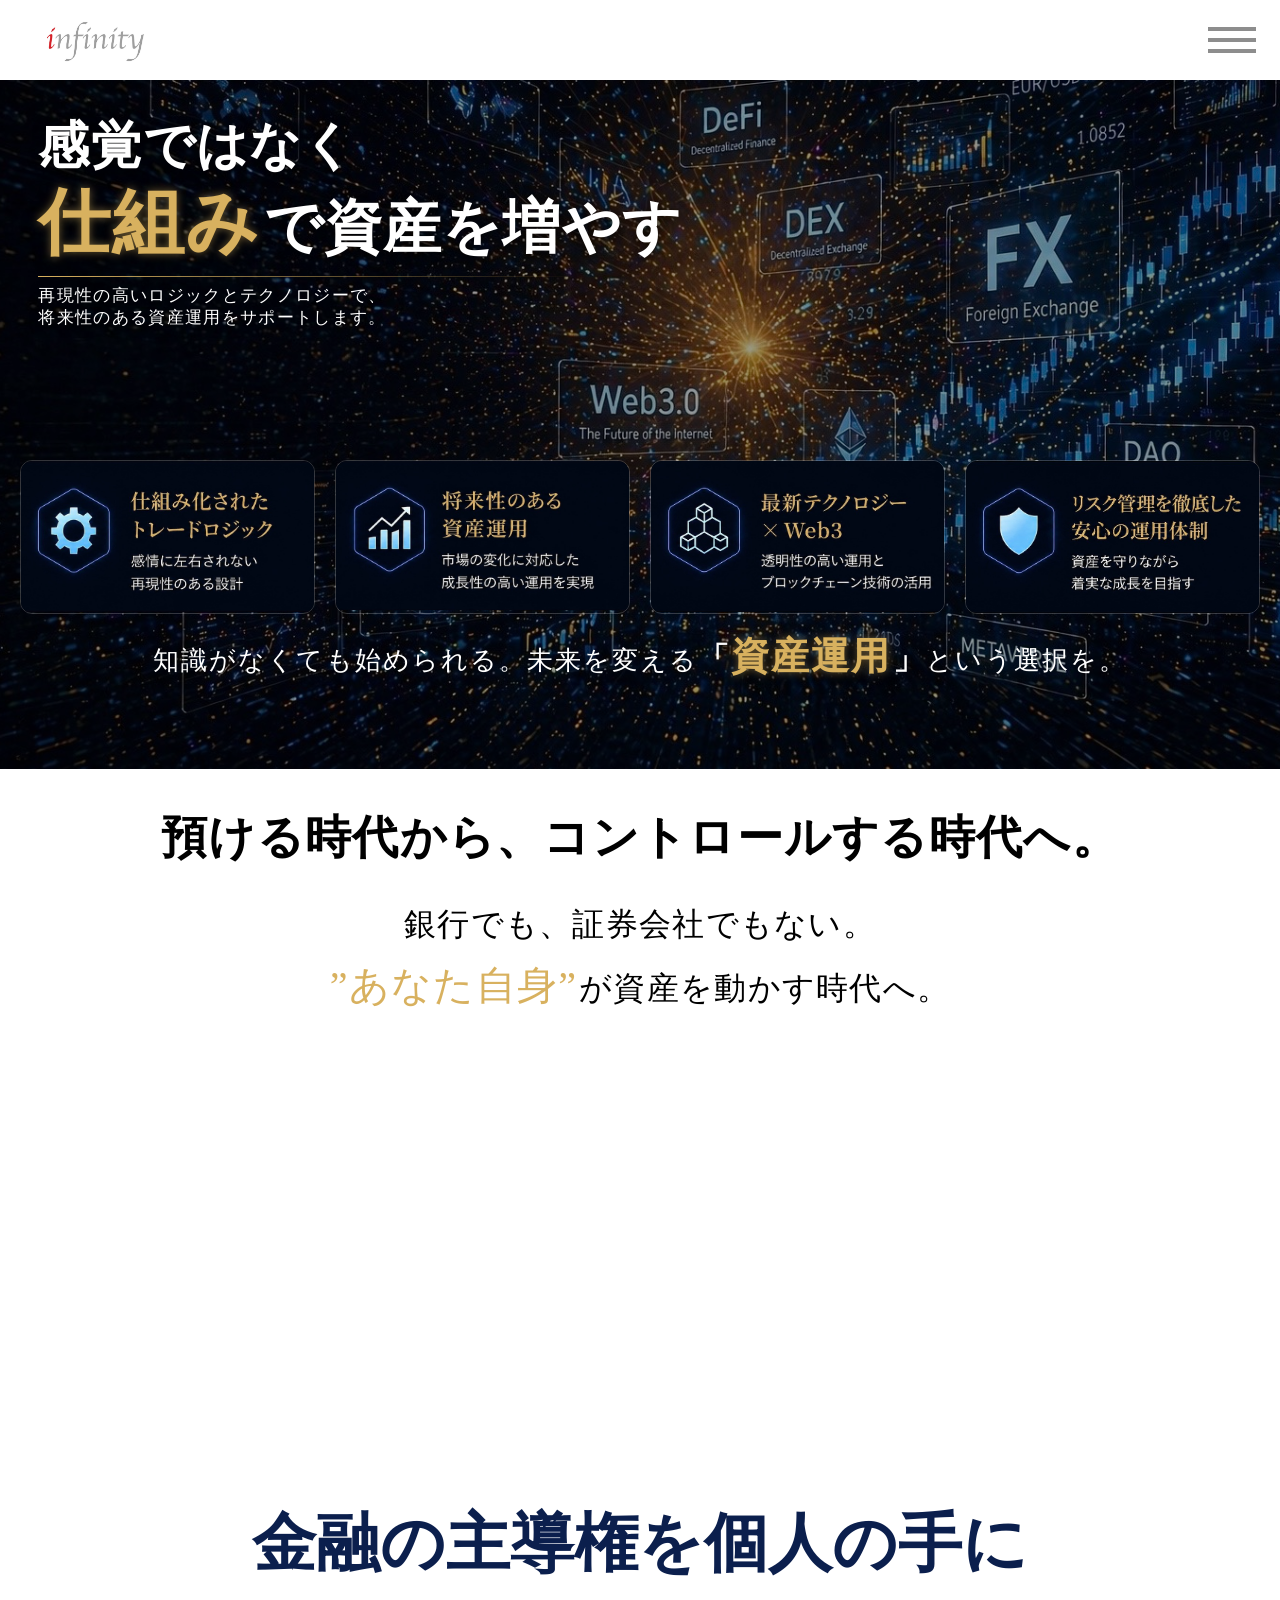
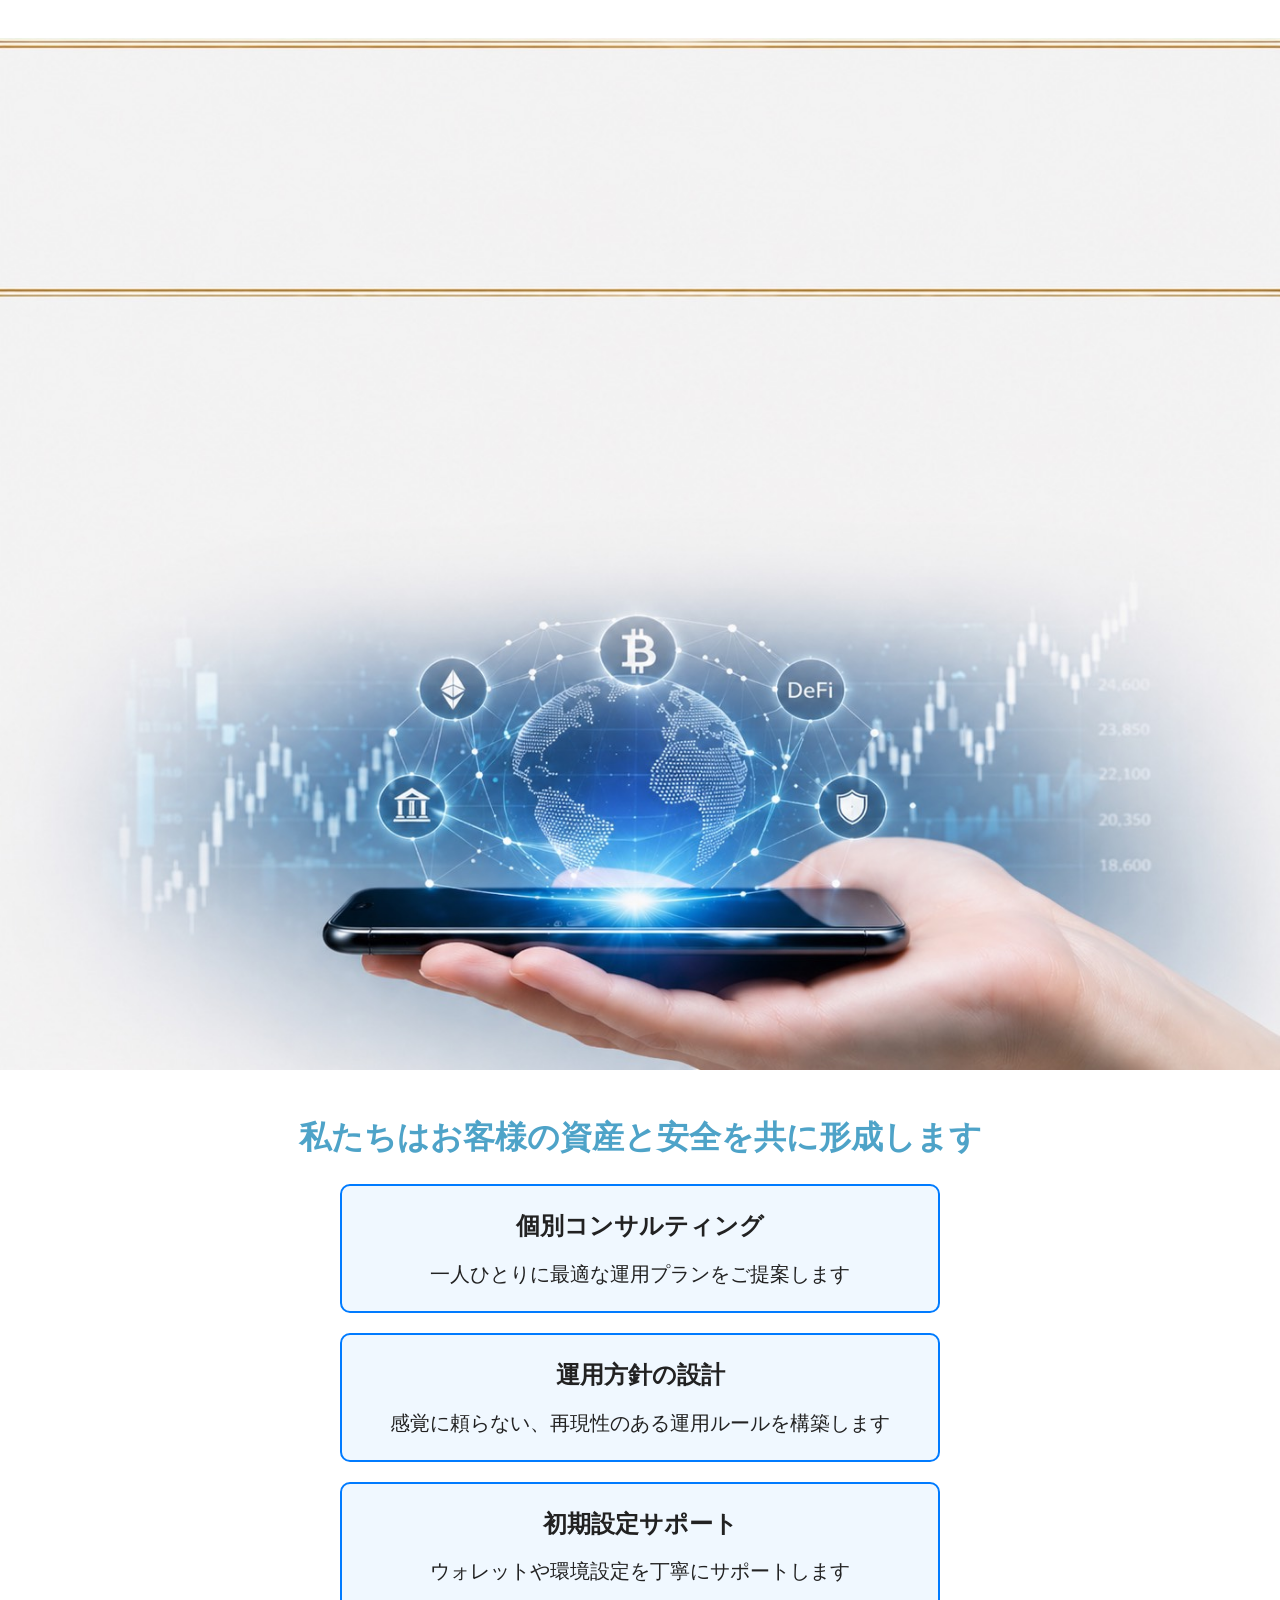
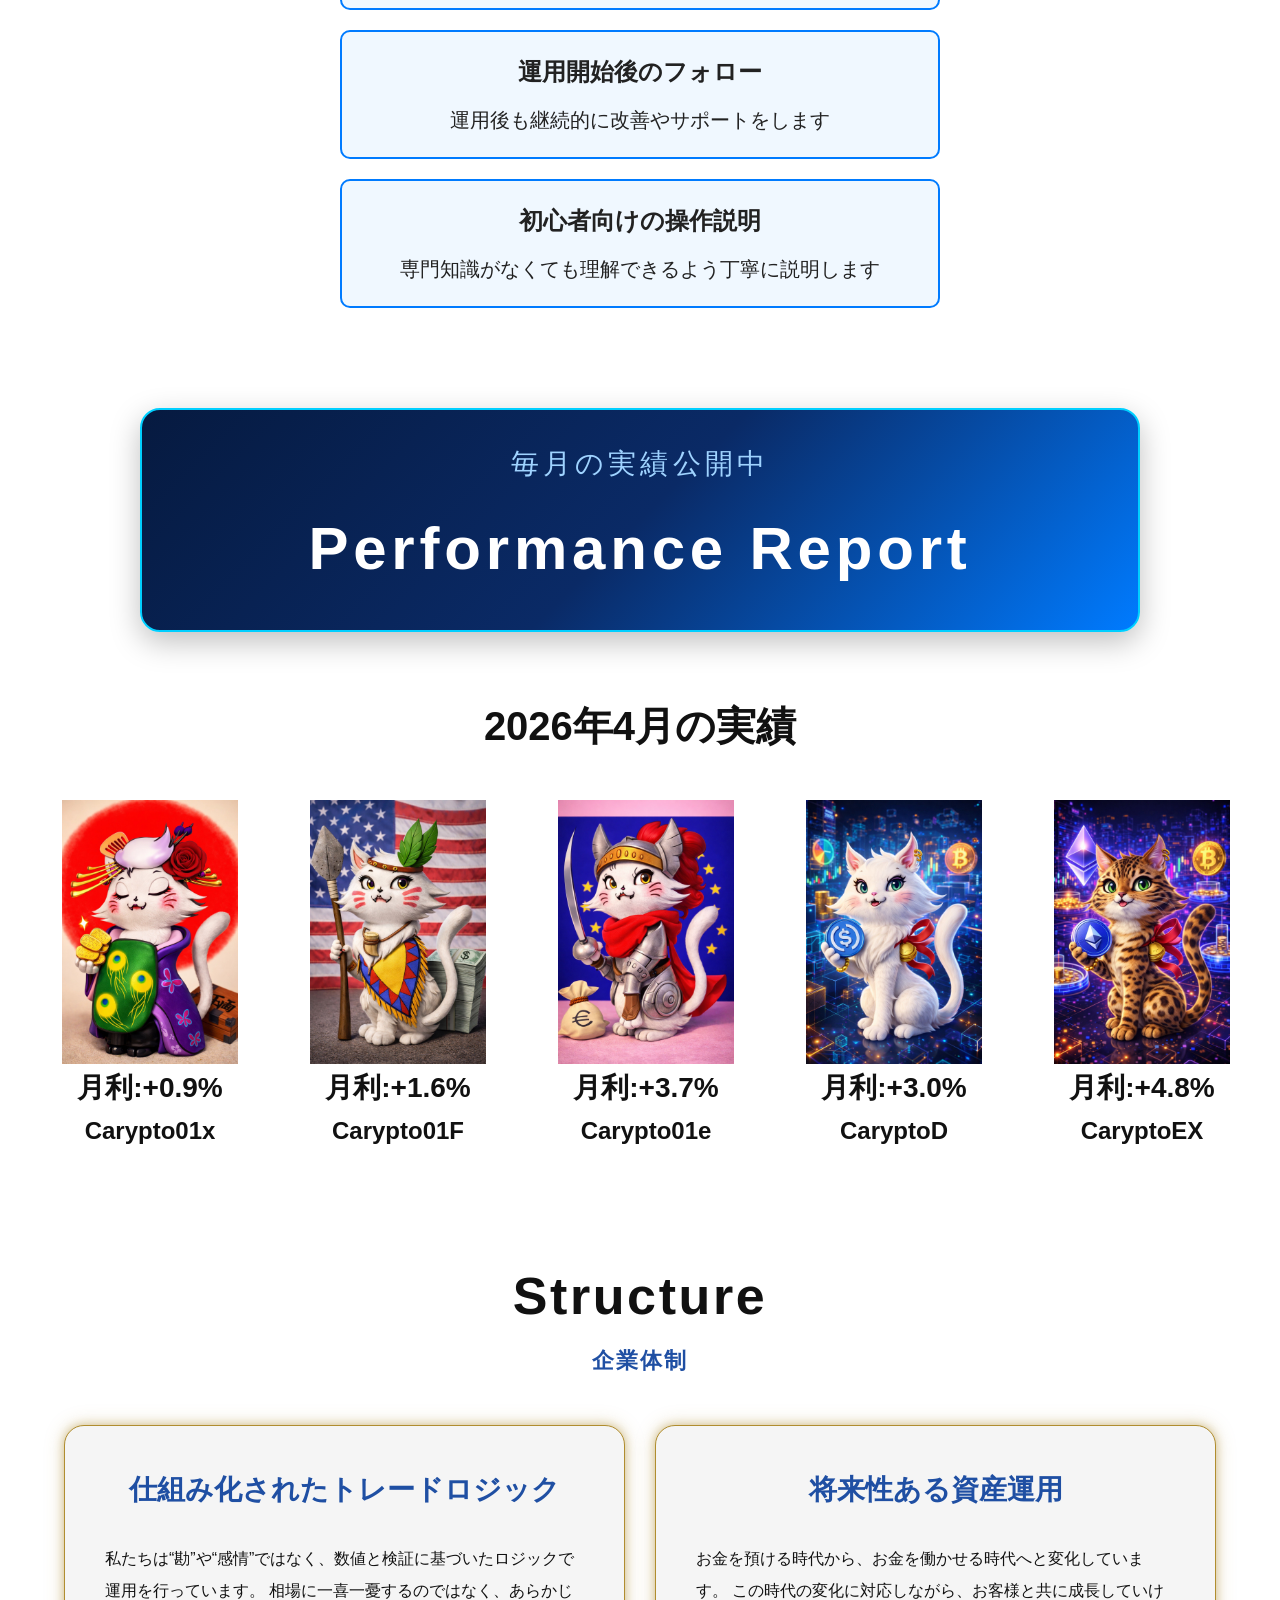
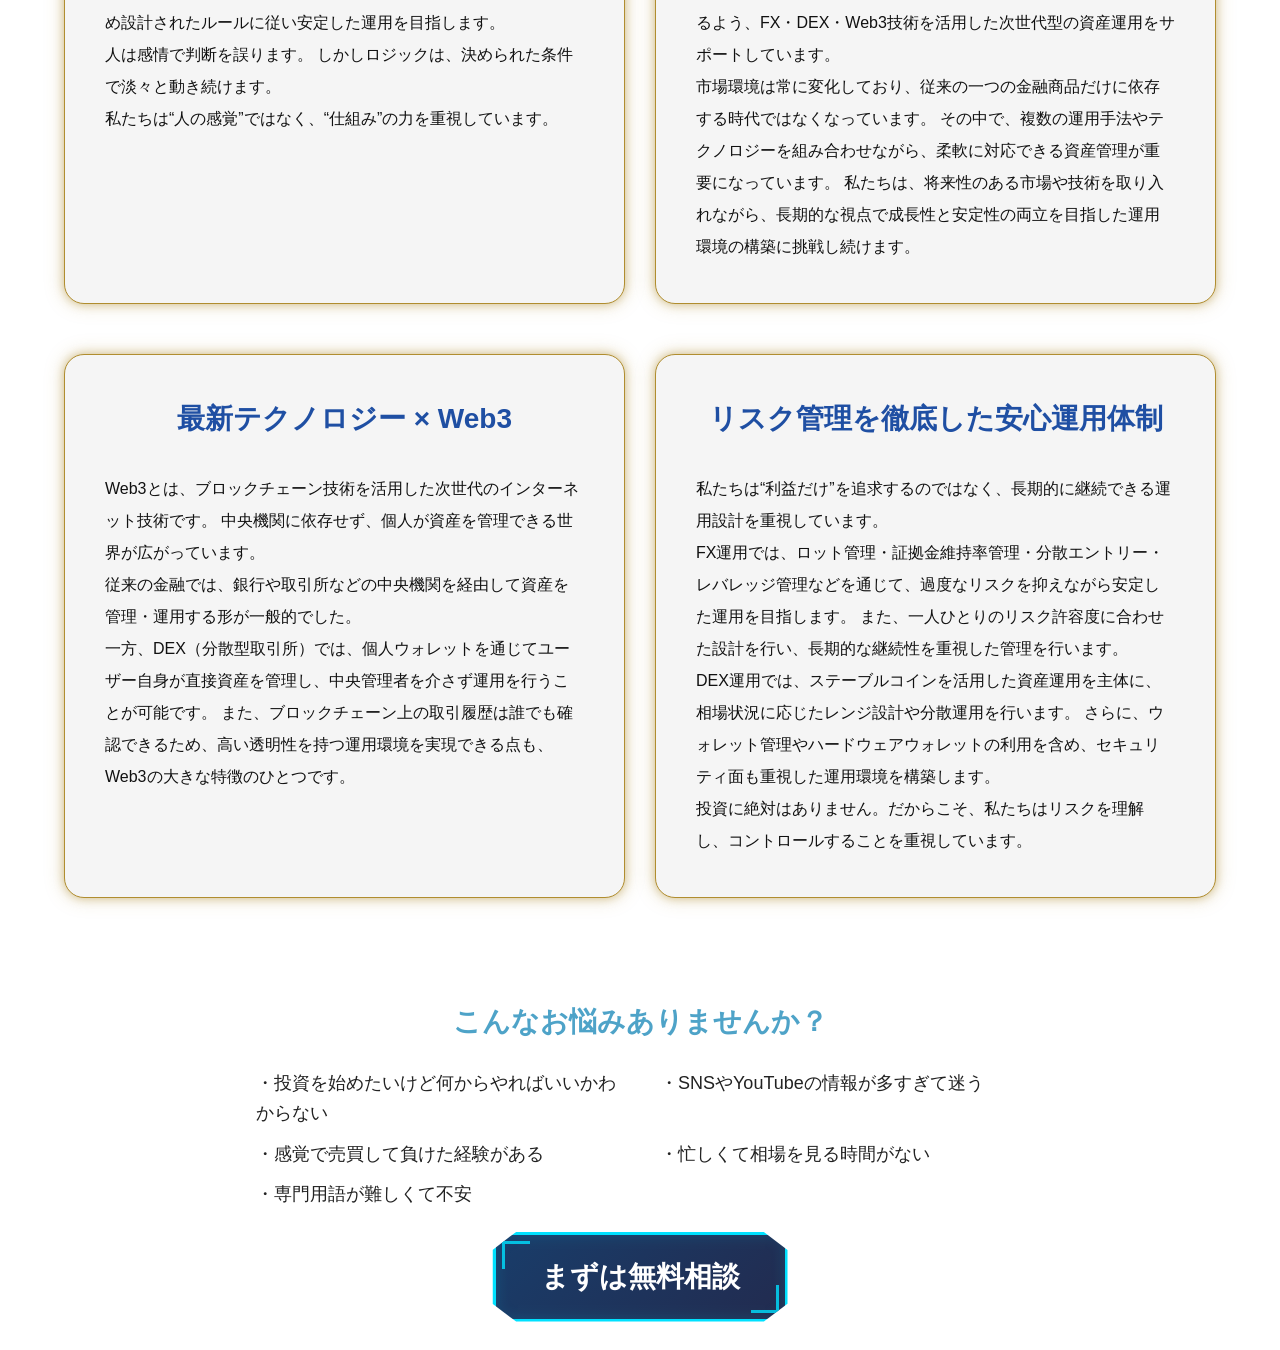
<file: index.html>
﻿<!DOCTYPE html>
<html lang="ja">
<head>
  <meta charset="UTF-8">
  <meta name="viewport" content="width=device-width, initial-scale=1.0">
  <title>INFINITY | TOP</title>
  <link rel="stylesheet" href="css/style.css">
</head>
<body class="top-page">

<!-- ===================== -->
<!-- ヘッダー -->
<!-- ===================== -->
<header class="law-header">
  <div class="law-header-inner">

    <div class="logo">
      <a href="index.html">
        <img src="images/logo.jpg" alt="INFINITY">
      </a>
    </div>

    <button class="law-menu-toggle" id="menuToggle" aria-label="メニューを開く">
      <span></span>
      <span></span>
      <span></span>
    </button>

    <nav class="law-nav" id="nav">
      <ul>
        <li><a href="index.html">TOP</a></li>
        <li><a href="company.html">会社概要</a></li>
        <li><a href="carypto.html">運用実績</a></li>
        <li><a href="news.html">News</a></li>
        <li><a href="contact.html">お問い合わせ</a></li>
        <li><a href="law.html">特商法表記</a></li>
      </ul>
    </nav>

  </div>
</header>

<!-- ===================== -->
<!-- TOP画像 -->
<!-- ===================== -->
<section class="top-hero-1">

  <div class="hero-copy">
    <h1>
      <span class="hero-line1">感覚ではなく</span>
      <span class="hero-line2">
        <span class="gold">仕組み</span>で資産を増やす
      </span>
    </h1>

    <div class="hero-border"></div>

    <p>
      再現性の高いロジックとテクノロジーで、<br>
      将来性のある資産運用をサポートします。
    </p>
  </div>

    <!-- 4ボックス -->
<div class="hero-boxes">

  <a href="#service1" class="hero-box">
    <img src="images/box1.jpg" alt="">
  </a>

  <a href="#service2" class="hero-box">
    <img src="images/box2.jpg" alt="">
  </a>

  <a href="#service3" class="hero-box">
    <img src="images/box3.jpg" alt="">
  </a>

  <a href="#service4" class="hero-box">
    <img src="images/box4.jpg" alt="">
  </a>

</div>

<p class="hero-subtext">
  知識がなくても始められる。<br class="sp-only">未来を変える<span class="big">「<span class="gold">資産運用</span>」</span>という選択を。
</p>

</section>


<!-- 次のセクション -->
<section class="top-hero-2">

  <!-- MP4 -->
<video
  class="hero-video"
  autoplay
  muted
  loop
  playsinline
>
  <source src="images/effect.mp4" type="video/mp4">
</video>

  <!-- 文字 -->
  <div class="hero-text-2">

    <p class="hero-subtext-2">
      預ける時代から、コントロールする時代へ。
    </p>

    <p class="hero-small-text">
      銀行でも、証券会社でもない。<br>
      <span class="gold">”あなた自身”</span>が資産を動かす時代へ。
    </p>

  </div>

</section>

<!-- ===================== -->
<!-- ビジョン -->
<!-- ===================== -->
<section class="section vision slide-up">
  <h2>金融の主導権を個人の手に</h2>
</section>

<!-- 上の画像 -->
<section class="top-image slide-up">
  <img src="images/top-main-2.jpg" alt="">
</section>


<!-- ===================== -->
<!-- 強調 -->
<!-- ===================== -->
<section class="section highlight">
  <h3>私たちはお客様の資産と安全を共に形成します</h3>
</section>

<!-- ===================== -->
<!-- サービス -->
<!-- ===================== -->
<section class="section services">

  <div class="service-card slide-right">
    <h4>個別コンサルティング</h4>
    <p>一人ひとりに最適な運用プランをご提案します</p>
  </div>

  <div class="service-card slide-left">
    <h4>運用方針の設計</h4>
    <p>感覚に頼らない、再現性のある運用ルールを構築します</p>
  </div>

  <div class="service-card slide-right">
    <h4>初期設定サポート</h4>
    <p>ウォレットや環境設定を丁寧にサポートします</p>
  </div>

  <div class="service-card slide-left">
    <h4>運用開始後のフォロー</h4>
    <p>運用後も継続的に改善やサポートをします</p>
  </div>

  <div class="service-card slide-right">
    <h4>初心者向けの操作説明</h4>
    <p>専門知識がなくても理解できるよう丁寧に説明します</p>
  </div>

</section>

<!-- ===================== -->
<!-- 実績 -->
<!-- ===================== -->
<a href="carypto.html" class="results-banner">
  <span class="results-small">毎月の実績公開中</span>
  <span class="results-main">Performance Report</span>
</a>

<section class="carypto-month">
  <h2 class="carypto-month-title">2026年4月の実績</h2>

  <div class="carypto-slider">

    <div class="carypto-track">

      <article class="carypto-card">
        <img src="images/carypto-item-1.jpg" alt="WBTC WETH">
        <p class="carypto-rate">月利:+0.9%</p>
        <p class="carypto-type">Carypto01x</p>
      </article>

      <article class="carypto-card">
        <img src="images/carypto-item-2.jpg" alt="WETH USDC">
        <p class="carypto-rate">月利:+1.6%</p>
        <p class="carypto-type">Carypto01F</p>
      </article>

      <article class="carypto-card">
        <img src="images/carypto-item-3.jpg" alt="WBTC WETH">
        <p class="carypto-rate">月利:+3.7%</p>
        <p class="carypto-type">Carypto01e</p>
      </article>

      <article class="carypto-card">
        <img src="images/carypto-item-4.jpg" alt="WETH USDC">
        <p class="carypto-rate">月利:+3.0%</p>
        <p class="carypto-type">CaryptoD</p>
      </article>

      <article class="carypto-card">
        <img src="images/carypto-item-5.jpg" alt="WBTC WETH">
        <p class="carypto-rate">月利:+4.8%</p>
        <p class="carypto-type">CaryptoEX</p>
      </article>

<!-- 最後に追加 -->
      <article class="carypto-card">
        <img src="images/carypto-item-1.jpg" alt="WBTC WETH">
        <p class="carypto-rate">月利:+0.9%</p>
        <p class="carypto-type">Carypto01x</p>
      </article>

      <article class="carypto-card">
        <img src="images/carypto-item-2.jpg" alt="WETH USDC">
        <p class="carypto-rate">月利:+1.6%</p>
        <p class="carypto-type">Carypto01F</p>
      </article>

      <article class="carypto-card">
        <img src="images/carypto-item-3.jpg" alt="WBTC WETH">
        <p class="carypto-rate">月利:+3.7%</p>
        <p class="carypto-type">Carypto01e</p>
      </article>

      <article class="carypto-card">
        <img src="images/carypto-item-4.jpg" alt="WETH USDC">
        <p class="carypto-rate">月利:+3.0%</p>
        <p class="carypto-type">CaryptoD</p>
      </article>

      <article class="carypto-card">
        <img src="images/carypto-item-5.jpg" alt="WBTC WETH">
        <p class="carypto-rate">月利:+4.8%</p>
        <p class="carypto-type">CaryptoEX</p>
      </article>

      <article class="carypto-card">
        <img src="images/carypto-item-1.jpg" alt="WBTC WETH">
        <p class="carypto-rate">月利:+0.9%</p>
        <p class="carypto-type">Carypto01x</p>
      </article>

    </div>

  </div>
</section>

<section class="structure-section">

    <h2>Structure</h2>

    <p class="structure-sub">
      企業体制
    </p>

  <div class="structure-box">

    <div id="service1">

      <p class="structure-title">
        仕組み化されたトレードロジック
      </p>

      <p class="structure-text">
        私たちは“勘”や“感情”ではなく、数値と検証に基づいたロジックで運用を行っています。
        相場に一喜一憂するのではなく、あらかじめ設計されたルールに従い安定した運用を目指します。<br>

        人は感情で判断を誤ります。
        しかしロジックは、決められた条件で淡々と動き続けます。<br>

        私たちは“人の感覚”ではなく、“仕組み”の力を重視しています。
      </p>

    </div>

    <div id="service2">

      <p class="structure-title">
        将来性ある資産運用
      </p>

      <p class="structure-text">
        お金を預ける時代から、お金を働かせる時代へと変化しています。
        この時代の変化に対応しながら、お客様と共に成長していけるよう、FX・DEX・Web3技術を活用した次世代型の資産運用をサポートしています。<br>

        市場環境は常に変化しており、従来の一つの金融商品だけに依存する時代ではなくなっています。
        その中で、複数の運用手法やテクノロジーを組み合わせながら、柔軟に対応できる資産管理が重要になっています。

        私たちは、将来性のある市場や技術を取り入れながら、長期的な視点で成長性と安定性の両立を目指した運用環境の構築に挑戦し続けます。
      </p>

    </div>

    <div id="service3">

      <p class="structure-title">
        最新テクノロジー × Web3
      </p>

      <p class="structure-text">
        Web3とは、ブロックチェーン技術を活用した次世代のインターネット技術です。
        中央機関に依存せず、個人が資産を管理できる世界が広がっています。<br>
       
        従来の金融では、銀行や取引所などの中央機関を経由して資産を管理・運用する形が一般的でした。<br>

        一方、DEX（分散型取引所）では、個人ウォレットを通じてユーザー自身が直接資産を管理し、中央管理者を介さず運用を行うことが可能です。
        また、ブロックチェーン上の取引履歴は誰でも確認できるため、高い透明性を持つ運用環境を実現できる点も、Web3の大きな特徴のひとつです。
      </p>

    </div>

    <div id="service4">

      <p class="structure-title">
        リスク管理を徹底した安心運用体制
      </p>

      <p class="structure-text">
        私たちは“利益だけ”を追求するのではなく、長期的に継続できる運用設計を重視しています。<br>

        FX運用では、ロット管理・証拠金維持率管理・分散エントリー・レバレッジ管理などを通じて、過度なリスクを抑えながら安定した運用を目指します。
        また、一人ひとりのリスク許容度に合わせた設計を行い、長期的な継続性を重視した管理を行います。<br>

        DEX運用では、ステーブルコインを活用した資産運用を主体に、相場状況に応じたレンジ設計や分散運用を行います。
        さらに、ウォレット管理やハードウェアウォレットの利用を含め、セキュリティ面も重視した運用環境を構築します。<br>

        投資に絶対はありません。だからこそ、私たちはリスクを理解し、コントロールすることを重視しています。
      </p>

    </div>

  </div>

</section>

<!-- ===================== -->
<!-- 悩み -->
<!-- ===================== -->
<section class="section problems">
  <h3>こんなお悩みありませんか？</h3>

  <ul>
    <li>・投資を始めたいけど何からやればいいかわからない</li>
    <li>・SNSやYouTubeの情報が多すぎて迷う</li>
    <li>・感覚で売買して負けた経験がある</li>
    <li>・忙しくて相場を見る時間がない</li>
    <li>・専門用語が難しくて不安</li>
  </ul>
</section>

<!-- ===================== -->
<!-- CTA -->
<!-- ===================== -->
<section class="section cta">
  <a href="contact.html" class="btn">まずは無料相談</a>
</section>


  <script src="js/main.js"></script>
</body>
</html>
</file>
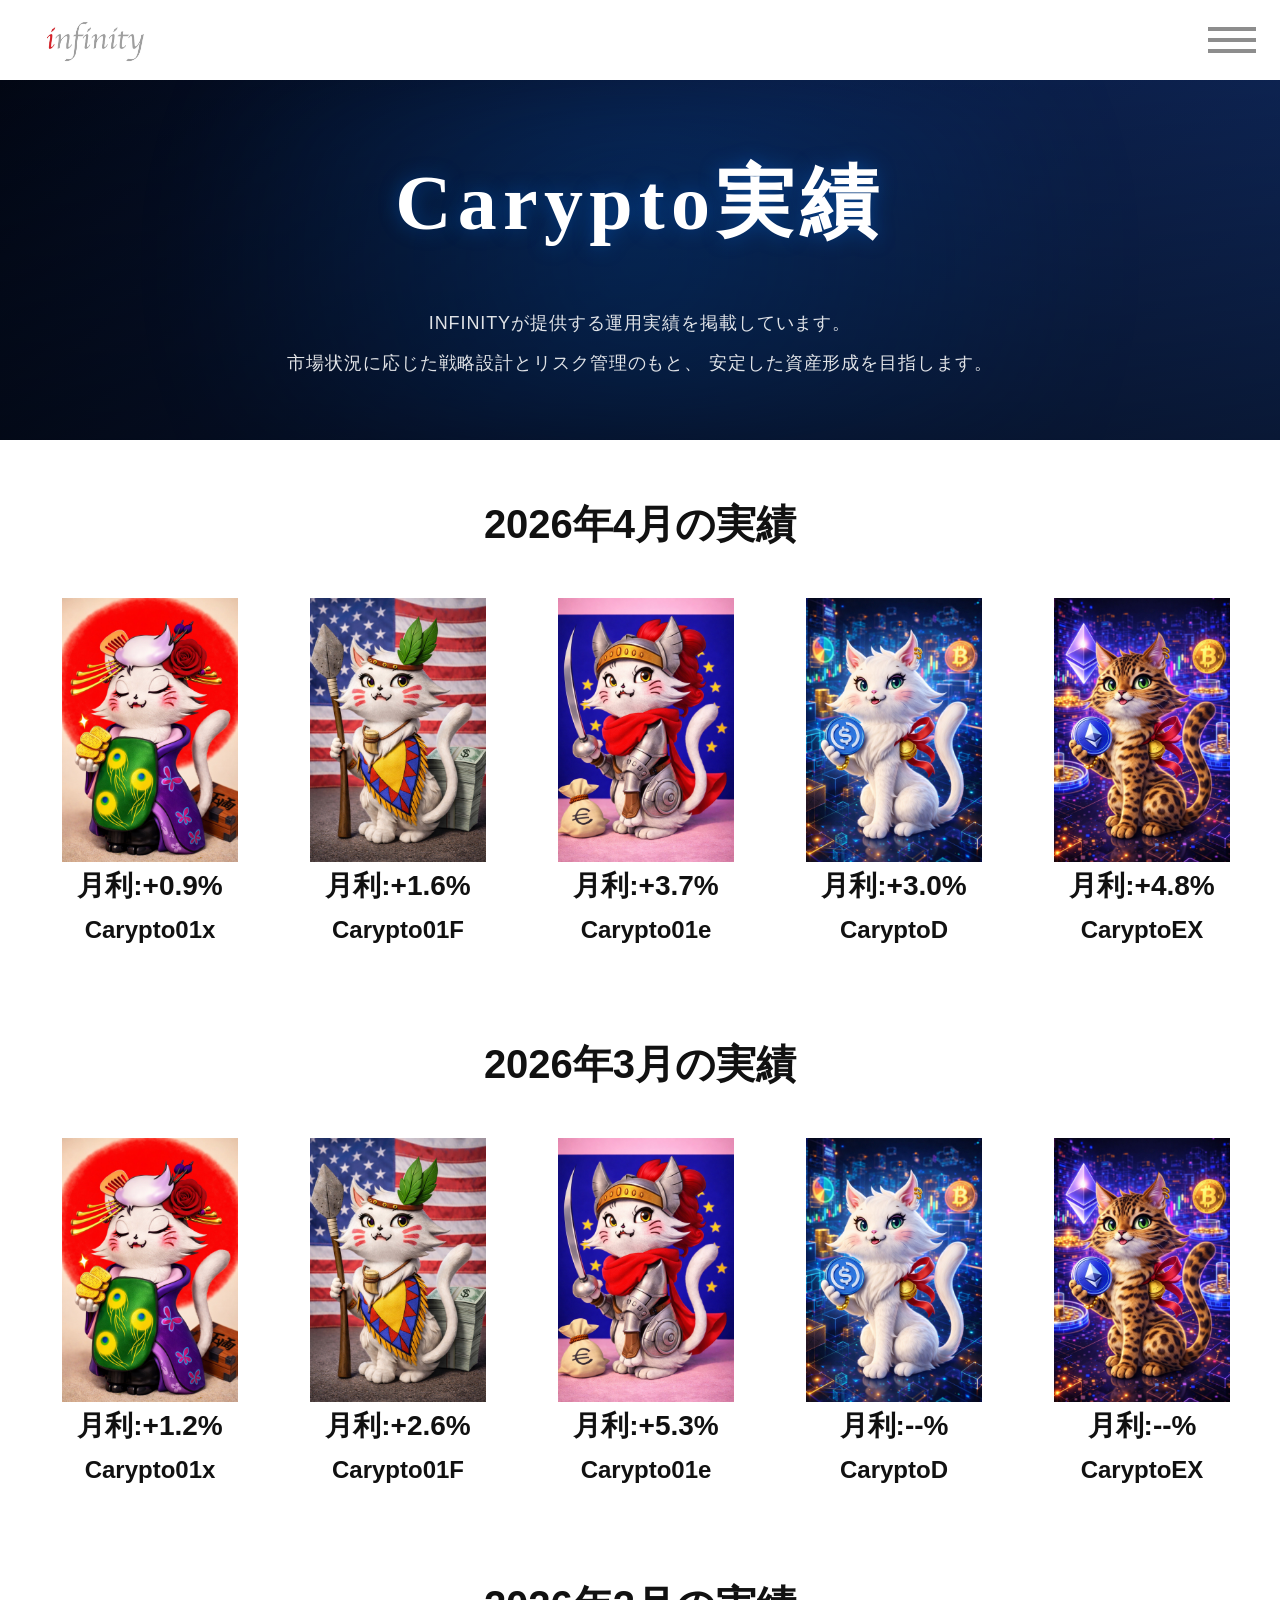
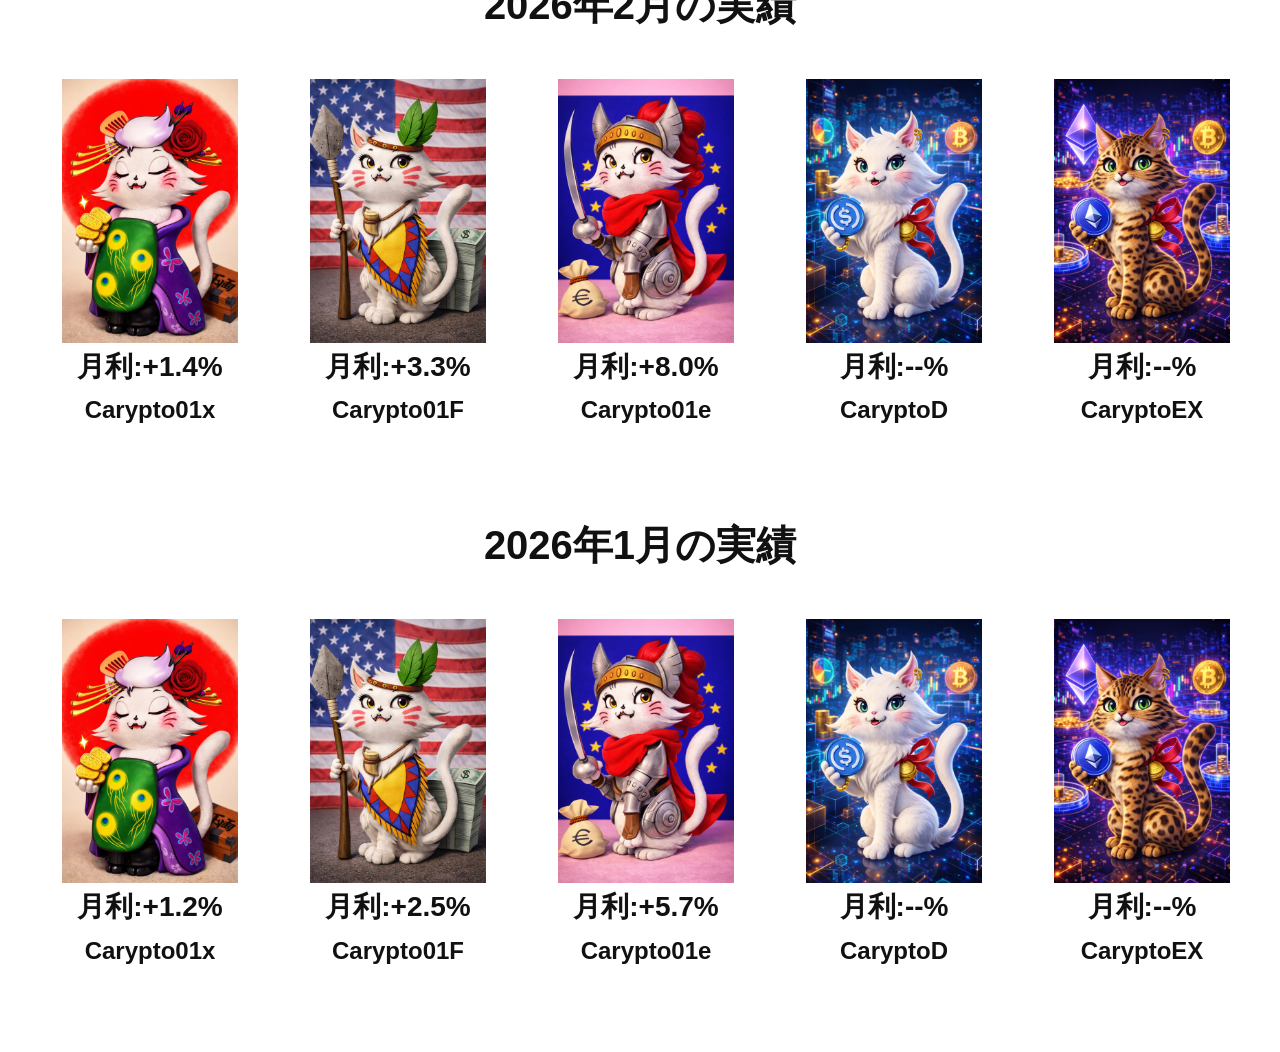
<file: carypto.html>
﻿<!DOCTYPE html>
<html lang="ja">
<head>
  <meta charset="UTF-8">
  <meta name="viewport" content="width=device-width, initial-scale=1.0">
  <title>運用実績 | INFINITY</title>
  <link rel="stylesheet" href="css/style.css">
</head>
<body class="carypto-page">

<header class="law-header">
  <div class="law-header-inner">

    <div class="logo">
      <a href="index.html">
        <img src="images/logo.jpg" alt="INFINITY">
      </a>
    </div>

    <button class="law-menu-toggle" id="menuToggle" aria-label="メニューを開く">
      <span></span>
      <span></span>
      <span></span>
    </button>

    <nav class="law-nav" id="nav">
      <ul>
        <li><a href="index.html">TOP</a></li>
        <li><a href="company.html">会社概要</a></li>
        <li><a href="carypto.html">運用実績</a></li>
        <li><a href="news.html">News</a></li>
        <li><a href="contact.html">お問い合わせ</a></li>
        <li><a href="law.html">特商法表記</a></li>
      </ul>
    </nav>

  </div>
</header>

<section class="carypto-hero">

  <div class="carypto-hero-overlay"></div>

  <div class="carypto-hero-content">

    <p class="carypto-title">
      Carypto実績
    </p>

    <p class="carypto-description">
      INFINITYが提供する運用実績を掲載しています。<br>
      市場状況に応じた戦略設計とリスク管理のもと、
      安定した資産形成を目指します。
    </p>

  </div>

</section>

<section class="carypto-month">
  <h2 class="carypto-month-title">2026年4月の実績</h2>

  <div class="carypto-slider">

    <div class="carypto-track">

      <article class="carypto-card">
        <img src="images/carypto-item-1.jpg" alt="WBTC WETH">
        <p class="carypto-rate">月利:+0.9%</p>
        <p class="carypto-type">Carypto01x</p>
      </article>

      <article class="carypto-card">
        <img src="images/carypto-item-2.jpg" alt="WETH USDC">
        <p class="carypto-rate">月利:+1.6%</p>
        <p class="carypto-type">Carypto01F</p>
      </article>

      <article class="carypto-card">
        <img src="images/carypto-item-3.jpg" alt="WBTC WETH">
        <p class="carypto-rate">月利:+3.7%</p>
        <p class="carypto-type">Carypto01e</p>
      </article>

      <article class="carypto-card">
        <img src="images/carypto-item-4.jpg" alt="WETH USDC">
        <p class="carypto-rate">月利:+3.0%</p>
        <p class="carypto-type">CaryptoD</p>
      </article>

      <article class="carypto-card">
        <img src="images/carypto-item-5.jpg" alt="WBTC WETH">
        <p class="carypto-rate">月利:+4.8%</p>
        <p class="carypto-type">CaryptoEX</p>
      </article>

<!-- 最後に追加 -->
      <article class="carypto-card">
        <img src="images/carypto-item-1.jpg" alt="WBTC WETH">
        <p class="carypto-rate">月利:+0.9%</p>
        <p class="carypto-type">Carypto01x</p>
      </article>

      <article class="carypto-card">
        <img src="images/carypto-item-2.jpg" alt="WETH USDC">
        <p class="carypto-rate">月利:+1.6%</p>
        <p class="carypto-type">Carypto01F</p>
      </article>

      <article class="carypto-card">
        <img src="images/carypto-item-3.jpg" alt="WBTC WETH">
        <p class="carypto-rate">月利:+3.7%</p>
        <p class="carypto-type">Carypto01e</p>
      </article>

      <article class="carypto-card">
        <img src="images/carypto-item-4.jpg" alt="WETH USDC">
        <p class="carypto-rate">月利:+3.0%</p>
        <p class="carypto-type">CaryptoD</p>
      </article>

      <article class="carypto-card">
        <img src="images/carypto-item-5.jpg" alt="WBTC WETH">
        <p class="carypto-rate">月利:+4.8%</p>
        <p class="carypto-type">CaryptoEX</p>
      </article>

      <article class="carypto-card">
        <img src="images/carypto-item-1.jpg" alt="WBTC WETH">
        <p class="carypto-rate">月利:+0.9%</p>
        <p class="carypto-type">Carypto01x</p>
      </article>

    </div>

  </div>
</section>

<section class="carypto-month">
  <h2 class="carypto-month-title">2026年3月の実績</h2>

  <div class="carypto-slider">

    <div class="carypto-track">

      <article class="carypto-card">
        <img src="images/carypto-item-1.jpg" alt="WBTC WETH">
        <p class="carypto-rate">月利:+1.2%</p>
        <p class="carypto-type">Carypto01x</p>
      </article>

      <article class="carypto-card">
        <img src="images/carypto-item-2.jpg" alt="WETH USDC">
        <p class="carypto-rate">月利:+2.6%</p>
        <p class="carypto-type">Carypto01F</p>
      </article>

      <article class="carypto-card">
        <img src="images/carypto-item-3.jpg" alt="WBTC WETH">
        <p class="carypto-rate">月利:+5.3%</p>
        <p class="carypto-type">Carypto01e</p>
      </article>

      <article class="carypto-card">
        <img src="images/carypto-item-4.jpg" alt="WETH USDC">
        <p class="carypto-rate">月利:--%</p>
        <p class="carypto-type">CaryptoD</p>
      </article>

      <article class="carypto-card">
        <img src="images/carypto-item-5.jpg" alt="WBTC WETH">
        <p class="carypto-rate">月利:--%</p>
        <p class="carypto-type">CaryptoEX</p>
      </article>

<!-- 最後に追加 -->
      <article class="carypto-card">
        <img src="images/carypto-item-1.jpg" alt="WBTC WETH">
        <p class="carypto-rate">月利:+1.2%</p>
        <p class="carypto-type">Carypto01x</p>
      </article>

      <article class="carypto-card">
        <img src="images/carypto-item-2.jpg" alt="WETH USDC">
        <p class="carypto-rate">月利:+2.6%</p>
        <p class="carypto-type">Carypto01F</p>
      </article>

      <article class="carypto-card">
        <img src="images/carypto-item-3.jpg" alt="WBTC WETH">
        <p class="carypto-rate">月利:+5.3%</p>
        <p class="carypto-type">Carypto01e</p>
      </article>

      <article class="carypto-card">
        <img src="images/carypto-item-4.jpg" alt="WETH USDC">
        <p class="carypto-rate">月利:--%</p>
        <p class="carypto-type">CaryptoD</p>
      </article>

      <article class="carypto-card">
        <img src="images/carypto-item-5.jpg" alt="WBTC WETH">
        <p class="carypto-rate">月利:--%</p>
        <p class="carypto-type">CaryptoEX</p>
      </article>

      <article class="carypto-card">
        <img src="images/carypto-item-1.jpg" alt="WBTC WETH">
        <p class="carypto-rate">月利:+1.2%</p>
        <p class="carypto-type">Carypto01x</p>
      </article>

    </div>

  </div>
</section>

<section class="carypto-month">
  <h2 class="carypto-month-title">2026年2月の実績</h2>

  <div class="carypto-slider">

    <div class="carypto-track">

      <article class="carypto-card">
        <img src="images/carypto-item-1.jpg" alt="WBTC WETH">
        <p class="carypto-rate">月利:+1.4%</p>
        <p class="carypto-type">Carypto01x</p>
      </article>

      <article class="carypto-card">
        <img src="images/carypto-item-2.jpg" alt="WETH USDC">
        <p class="carypto-rate">月利:+3.3%</p>
        <p class="carypto-type">Carypto01F</p>
      </article>

      <article class="carypto-card">
        <img src="images/carypto-item-3.jpg" alt="WBTC WETH">
        <p class="carypto-rate">月利:+8.0%</p>
        <p class="carypto-type">Carypto01e</p>
      </article>

      <article class="carypto-card">
        <img src="images/carypto-item-4.jpg" alt="WETH USDC">
        <p class="carypto-rate">月利:--%</p>
        <p class="carypto-type">CaryptoD</p>
      </article>

      <article class="carypto-card">
        <img src="images/carypto-item-5.jpg" alt="WBTC WETH">
        <p class="carypto-rate">月利:--%</p>
        <p class="carypto-type">CaryptoEX</p>
      </article>

<!-- 最後に追加 -->
      <article class="carypto-card">
        <img src="images/carypto-item-1.jpg" alt="WBTC WETH">
        <p class="carypto-rate">月利:+1.4%</p>
        <p class="carypto-type">Carypto01x</p>
      </article>

      <article class="carypto-card">
        <img src="images/carypto-item-2.jpg" alt="WETH USDC">
        <p class="carypto-rate">月利:+3.3%</p>
        <p class="carypto-type">Carypto01F</p>
      </article>

      <article class="carypto-card">
        <img src="images/carypto-item-3.jpg" alt="WBTC WETH">
        <p class="carypto-rate">月利:+8.0%</p>
        <p class="carypto-type">Carypto01e</p>
      </article>

      <article class="carypto-card">
        <img src="images/carypto-item-4.jpg" alt="WETH USDC">
        <p class="carypto-rate">月利:--%</p>
        <p class="carypto-type">CaryptoD</p>
      </article>

      <article class="carypto-card">
        <img src="images/carypto-item-5.jpg" alt="WBTC WETH">
        <p class="carypto-rate">月利:--%</p>
        <p class="carypto-type">CaryptoEX</p>
      </article>

      <article class="carypto-card">
        <img src="images/carypto-item-1.jpg" alt="WBTC WETH">
        <p class="carypto-rate">月利:+1.4%</p>
        <p class="carypto-type">Carypto01x</p>
      </article>

    </div>

  </div>
</section>

<section class="carypto-month">
  <h2 class="carypto-month-title">2026年1月の実績</h2>

  <div class="carypto-slider">

    <div class="carypto-track">

      <article class="carypto-card">
        <img src="images/carypto-item-1.jpg" alt="WBTC WETH">
        <p class="carypto-rate">月利:+1.2%</p>
        <p class="carypto-type">Carypto01x</p>
      </article>

      <article class="carypto-card">
        <img src="images/carypto-item-2.jpg" alt="WETH USDC">
        <p class="carypto-rate">月利:+2.5%</p>
        <p class="carypto-type">Carypto01F</p>
      </article>

      <article class="carypto-card">
        <img src="images/carypto-item-3.jpg" alt="WBTC WETH">
        <p class="carypto-rate">月利:+5.7%</p>
        <p class="carypto-type">Carypto01e</p>
      </article>

      <article class="carypto-card">
        <img src="images/carypto-item-4.jpg" alt="WETH USDC">
        <p class="carypto-rate">月利:--%</p>
        <p class="carypto-type">CaryptoD</p>
      </article>

      <article class="carypto-card">
        <img src="images/carypto-item-5.jpg" alt="WBTC WETH">
        <p class="carypto-rate">月利:--%</p>
        <p class="carypto-type">CaryptoEX</p>
      </article>

<!-- 最後に追加 -->
      <article class="carypto-card">
        <img src="images/carypto-item-1.jpg" alt="WBTC WETH">
        <p class="carypto-rate">月利:+1.2%</p>
        <p class="carypto-type">Carypto01x</p>
      </article>

      <article class="carypto-card">
        <img src="images/carypto-item-2.jpg" alt="WETH USDC">
        <p class="carypto-rate">月利:+2.5%</p>
        <p class="carypto-type">Carypto01F</p>
      </article>

      <article class="carypto-card">
        <img src="images/carypto-item-3.jpg" alt="WBTC WETH">
        <p class="carypto-rate">月利:+5.7%</p>
        <p class="carypto-type">Carypto01e</p>
      </article>

      <article class="carypto-card">
        <img src="images/carypto-item-4.jpg" alt="WETH USDC">
        <p class="carypto-rate">月利:--%</p>
        <p class="carypto-type">CaryptoD</p>
      </article>

      <article class="carypto-card">
        <img src="images/carypto-item-5.jpg" alt="WBTC WETH">
        <p class="carypto-rate">月利:--%</p>
        <p class="carypto-type">CaryptoEX</p>
      </article>

      <article class="carypto-card">
        <img src="images/carypto-item-1.jpg" alt="WBTC WETH">
        <p class="carypto-rate">月利:+1.2%</p>
        <p class="carypto-type">Carypto01x</p>
      </article>

    </div>

  </div>
</section>

  <script src="js/main.js"></script>
</body>
</html>
</file>
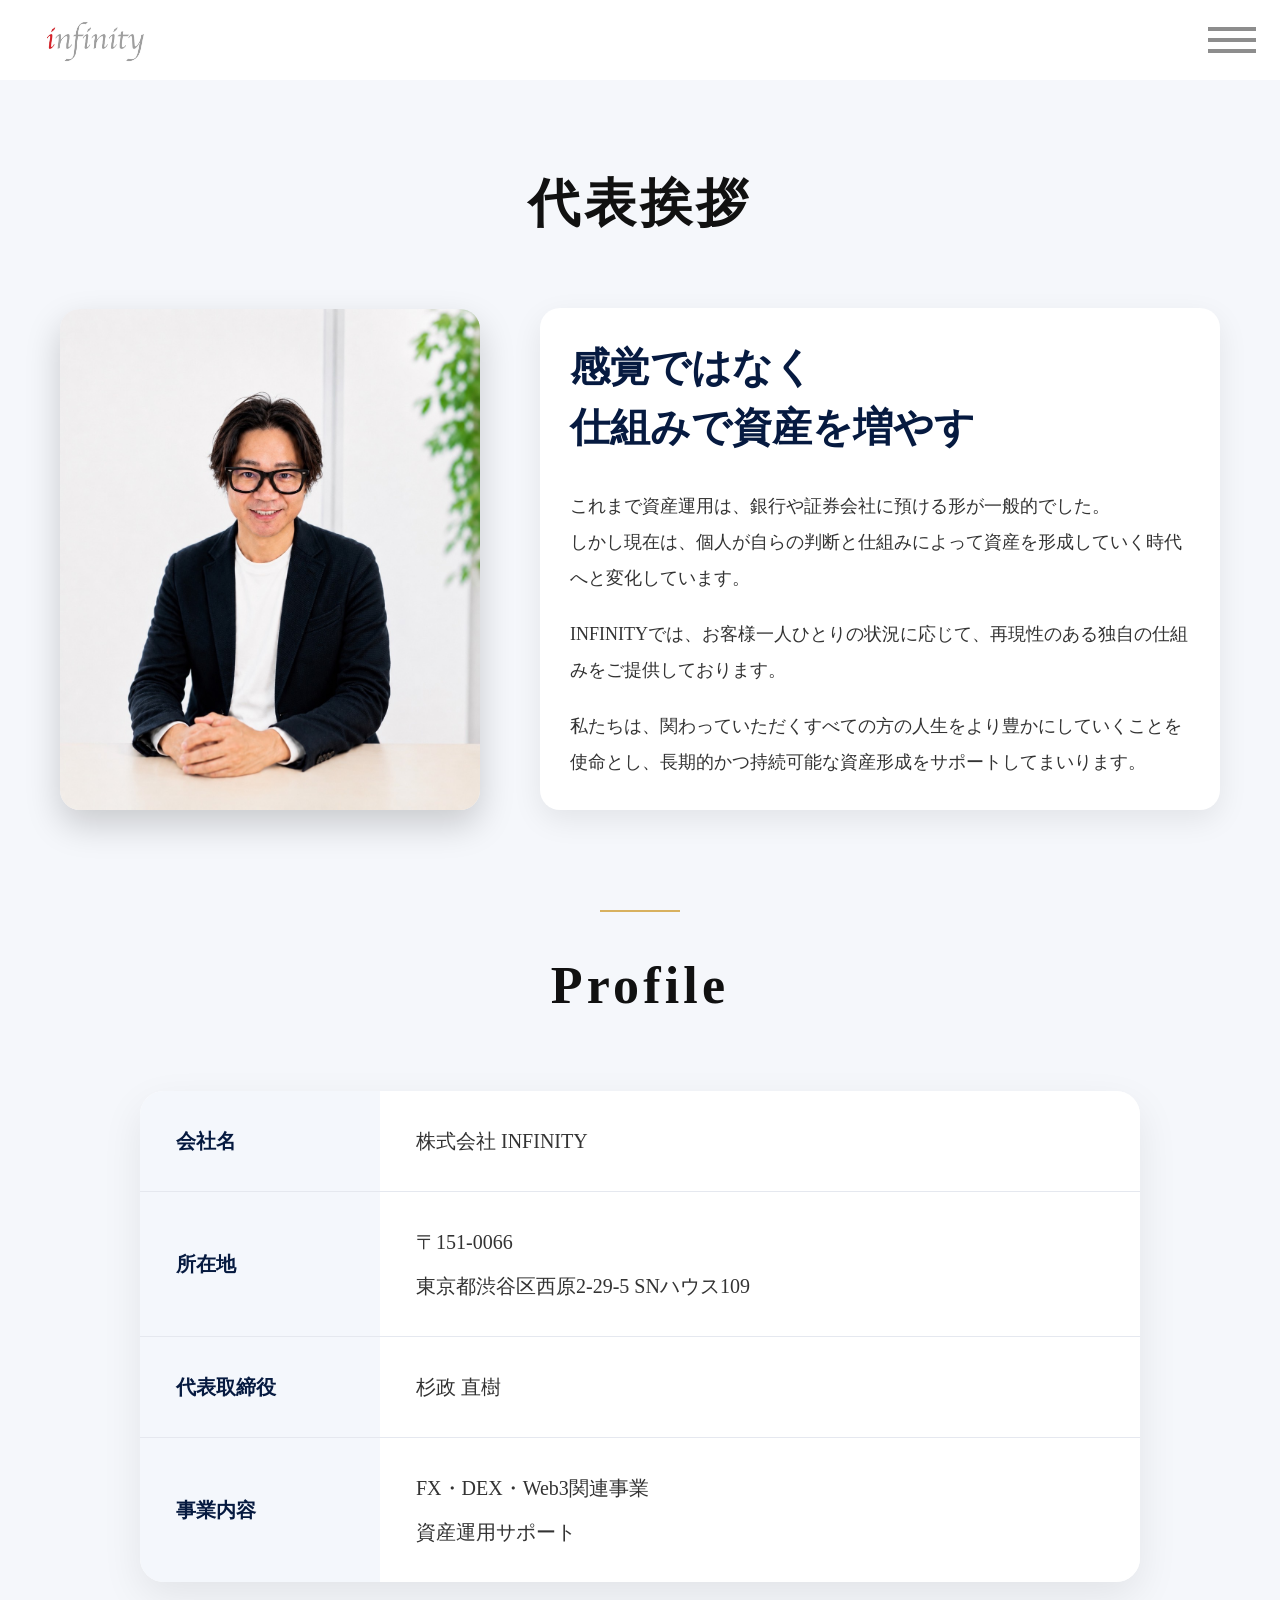
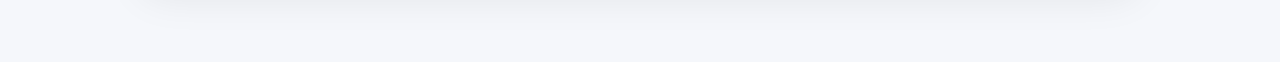
<file: company.html>
﻿<!DOCTYPE html>
<html lang="ja">
<head>
  <meta charset="UTF-8">
  <meta name="viewport" content="width=device-width, initial-scale=1.0">
  <title>会社概要 | INFINITY</title>
  <link rel="stylesheet" href="css/style.css">
</head>
<body class="company-page">

<header class="law-header">
  <div class="law-header-inner">

    <div class="logo">
      <a href="index.html">
        <img src="images/logo.jpg" alt="INFINITY">
      </a>
    </div>

    <button class="law-menu-toggle" id="menuToggle" aria-label="メニューを開く">
      <span></span>
      <span></span>
      <span></span>
    </button>

    <nav class="law-nav" id="nav">
      <ul>
        <li><a href="index.html">TOP</a></li>
        <li><a href="company.html">会社概要</a></li>
        <li><a href="carypto.html">運用実績</a></li>
        <li><a href="news.html">News</a></li>
        <li><a href="contact.html">お問い合わせ</a></li>
        <li><a href="law.html">特商法表記</a></li>
      </ul>
    </nav>

  </div>
</header>

<main class="company-main">
  <div class="company-container">

    <section class="company-section">

      <h1 class="company-en-title">代表挨拶</h1>

      <div class="company-message-layout">

        <div class="message-image">
          <img src="images/message1.jpg" alt="代表写真">
        </div>

        <div class="company-message-block">
          <h2 class="company-message-title">
            感覚ではなく<br>
            仕組みで資産を増やす
          </h2>

          <div class="company-message-text">
            <p>
              これまで資産運用は、銀行や証券会社に預ける形が一般的でした。<br>
              しかし現在は、個人が自らの判断と仕組みによって資産を形成していく時代へと変化しています。
            </p>
            <p>
              INFINITYでは、お客様一人ひとりの状況に応じて、再現性のある独自の仕組みをご提供しております。
            </p>
            <p>
              私たちは、関わっていただくすべての方の人生をより豊かにしていくことを使命とし、長期的かつ持続可能な資産形成をサポートしてまいります。
            </p>
          </div>
        </div>

      </div>

    </section>

<section class="company-section company-profile-section">

  <div class="company-section-line"></div>

  <h2 class="company-en-title">
    Profile
  </h2>

  <div class="company-profile-table">

    <div class="company-row">

      <div class="company-label">
        会社名
      </div>

      <div class="company-value">
        株式会社 INFINITY
      </div>

    </div>

    <div class="company-row">

      <div class="company-label">
        所在地
      </div>

      <div class="company-value">
        〒151-0066<br>
        東京都渋谷区西原2-29-5 SNハウス109
      </div>

    </div>

    <div class="company-row">

      <div class="company-label">
        代表取締役
      </div>

      <div class="company-value">
        杉政 直樹
      </div>

    </div>

    <div class="company-row">

      <div class="company-label">
        事業内容
      </div>

      <div class="company-value">
        FX・DEX・Web3関連事業<br>
        資産運用サポート
      </div>

    </div>

  </div>

</section>

    </div>
  </main>

  <script src="js/main.js"></script>
</body>
</html>
</file>
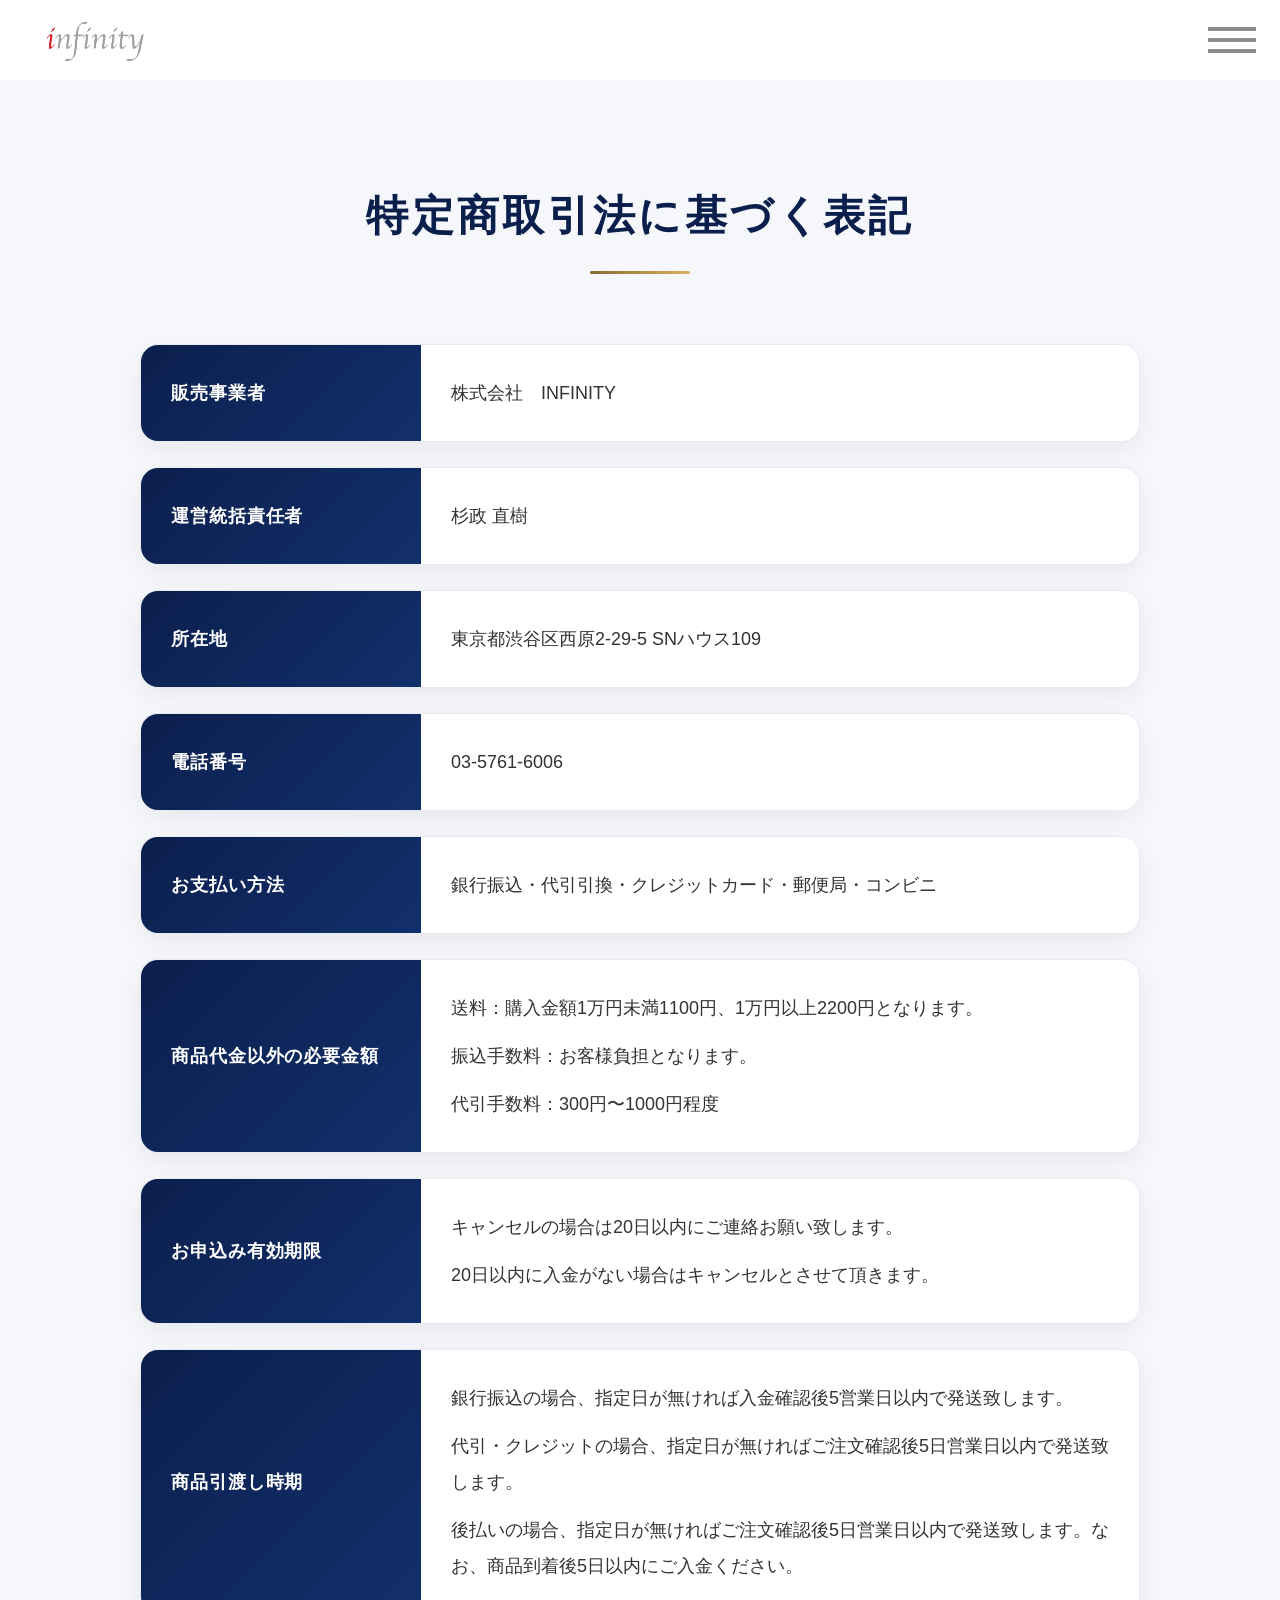
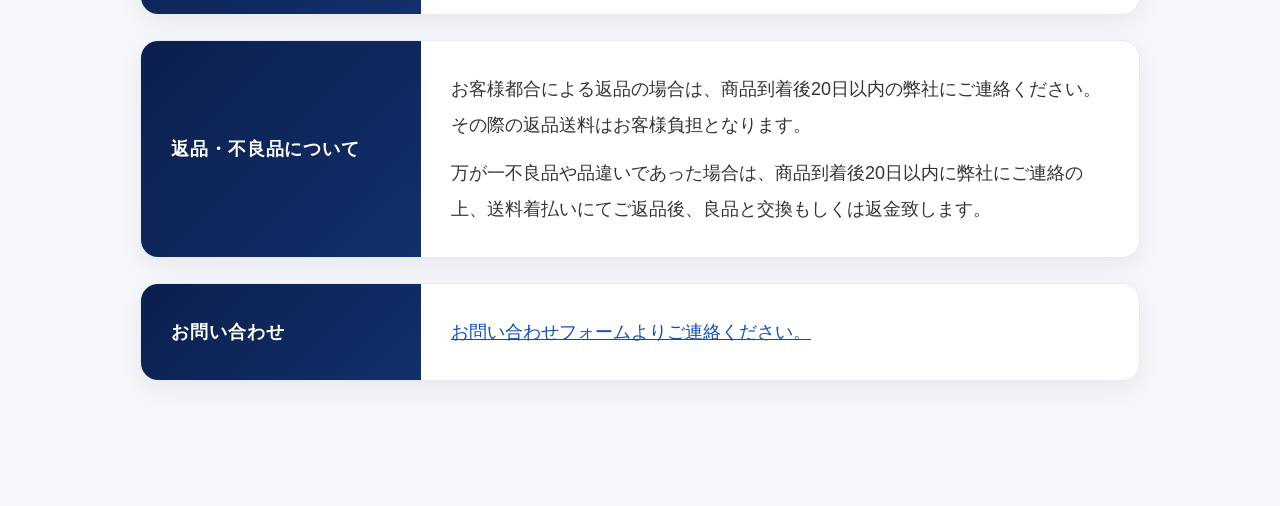
<file: law.html>
﻿<!DOCTYPE html>
<html lang="ja">
<head>
  <meta charset="UTF-8">
  <meta name="viewport" content="width=device-width, initial-scale=1.0">
  <title>特定商取引法に基づく表記 | INFINITY</title>
  <link rel="stylesheet" href="css/style.css">
</head>
<body class="law-page">

<header class="law-header">
  <div class="law-header-inner">

    <div class="logo">
      <a href="index.html">
        <img src="images/logo.jpg" alt="INFINITY">
      </a>
    </div>

    <button class="law-menu-toggle" id="menuToggle" aria-label="メニューを開く">
      <span></span>
      <span></span>
      <span></span>
    </button>

    <nav class="law-nav" id="nav">
      <ul>
        <li><a href="index.html">TOP</a></li>
        <li><a href="company.html">会社概要</a></li>
        <li><a href="carypto.html">運用実績</a></li>
        <li><a href="news.html">News</a></li>
        <li><a href="contact.html">お問い合わせ</a></li>
        <li><a href="law.html">特商法表記</a></li>
      </ul>
    </nav>

  </div>
</header>

  <main class="law-main">
    <div class="law-container">
      <h1 class="law-title">特定商取引法に基づく表記</h1>

      <section class="law-block">
        <div class="law-label">販売事業者</div>
        <div class="law-value">株式会社　INFINITY</div>
      </section>

      <section class="law-block">
        <div class="law-label">運営統括責任者</div>
        <div class="law-value">杉政 直樹</div>
      </section>

      <section class="law-block">
        <div class="law-label">所在地</div>
        <div class="law-value">東京都渋谷区西原2-29-5 SNハウス109</div>
      </section>

      <section class="law-block">
        <div class="law-label">電話番号</div>
        <div class="law-value">03-5761-6006</div>
      </section>

      <section class="law-block">
        <div class="law-label">お支払い方法</div>
        <div class="law-value">
          銀行振込・代引引換・クレジットカード・郵便局・コンビニ
        </div>
      </section>

      <section class="law-block">
        <div class="law-label">商品代金以外の必要金額</div>
        <div class="law-value">
          <p>送料：購入金額1万円未満1100円、1万円以上2200円となります。</p>
          <p>振込手数料：お客様負担となります。</p>
          <p>代引手数料：300円〜1000円程度</p>
        </div>
      </section>

      <section class="law-block">
        <div class="law-label">お申込み有効期限</div>
        <div class="law-value">
          <p>キャンセルの場合は20日以内にご連絡お願い致します。</p>
          <p>20日以内に入金がない場合はキャンセルとさせて頂きます。</p>
        </div>
      </section>

      <section class="law-block">
        <div class="law-label">商品引渡し時期</div>
        <div class="law-value">
          <p>銀行振込の場合、指定日が無ければ入金確認後5営業日以内で発送致します。</p>
          <p>代引・クレジットの場合、指定日が無ければご注文確認後5日営業日以内で発送致します。</p>
          <p>後払いの場合、指定日が無ければご注文確認後5日営業日以内で発送致します。なお、商品到着後5日以内にご入金ください。</p>
        </div>
      </section>

      <section class="law-block">
        <div class="law-label">返品・不良品について</div>
        <div class="law-value">
          <p>お客様都合による返品の場合は、商品到着後20日以内の弊社にご連絡ください。その際の返品送料はお客様負担となります。</p>
          <p>万が一不良品や品違いであった場合は、商品到着後20日以内に弊社にご連絡の上、送料着払いにてご返品後、良品と交換もしくは返金致します。</p>
        </div>
      </section>

      <section class="law-block">
        <div class="law-label">お問い合わせ</div>
        <div class="law-value">
          <a href="contact.html" class="law-contact-link">お問い合わせフォームよりご連絡ください。</a>
        </div>
      </section>
    </div>
  </main>

  <script src="js/main.js"></script>
</body>
</html>
</file>
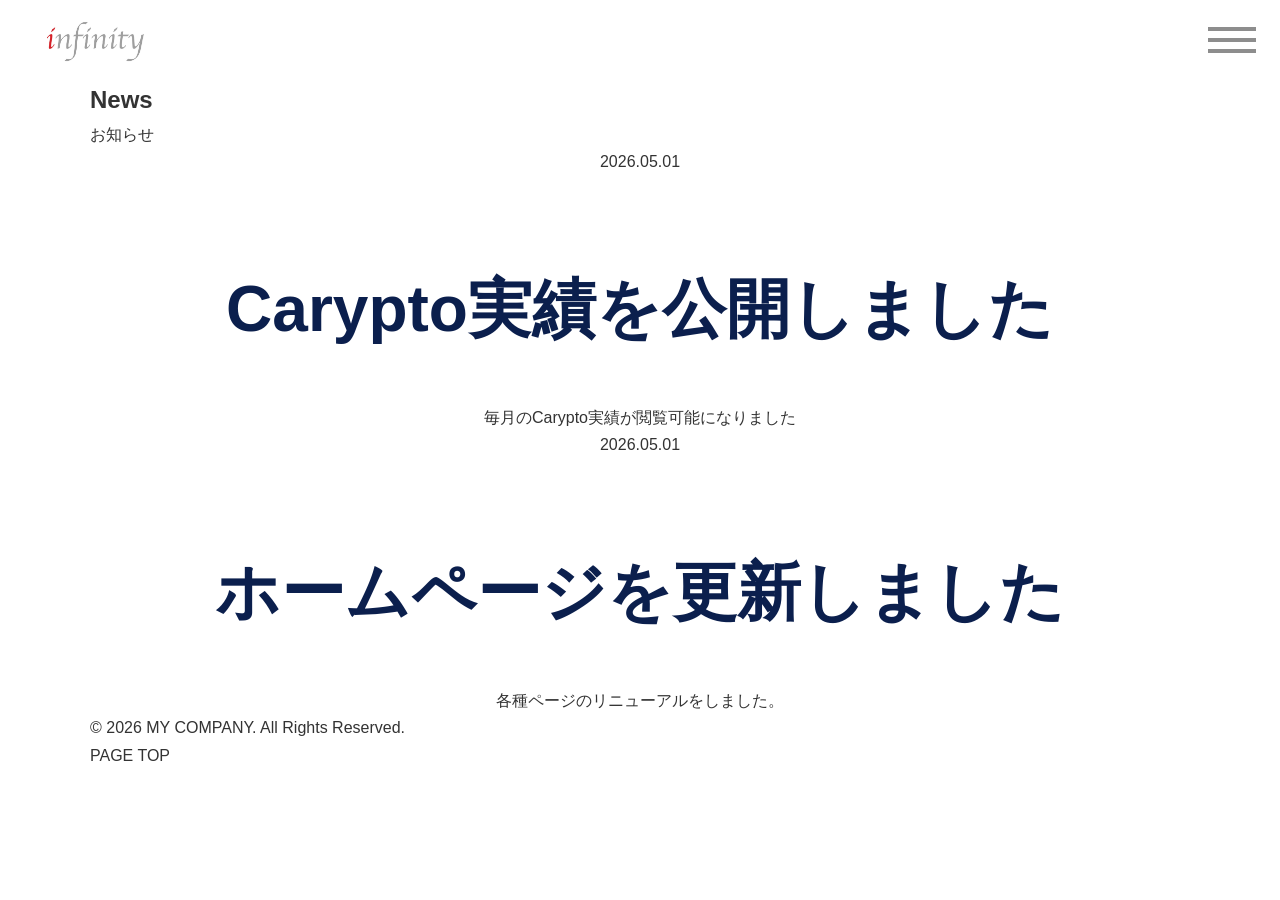
<file: news.html>
﻿<!DOCTYPE html>
<html lang="ja">
<head>
  <meta charset="UTF-8">
  <meta name="viewport" content="width=device-width, initial-scale=1.0">
  <title>News | INFINITY</title>
  <link rel="stylesheet" href="css/style.css">
</head>
<body class="news-page">

<header class="law-header">
  <div class="law-header-inner">

    <div class="logo">
      <a href="index.html">
        <img src="images/logo.jpg" alt="INFINITY">
      </a>
    </div>

    <button class="law-menu-toggle" id="menuToggle" aria-label="メニューを開く">
      <span></span>
      <span></span>
      <span></span>
    </button>

    <nav class="law-nav" id="nav">
      <ul>
        <li><a href="index.html">TOP</a></li>
        <li><a href="company.html">会社概要</a></li>
        <li><a href="carypto.html">運用実績</a></li>
        <li><a href="news.html">News</a></li>
        <li><a href="contact.html">お問い合わせ</a></li>
        <li><a href="law.html">特商法表記</a></li>
      </ul>
    </nav>

  </div>
</header>

  <main class="page-main">
    <section class="page-hero">
      <div class="container">
        <h1>News</h1>
        <p>お知らせ</p>
      </div>
    </section>

    <section class="section">
      <div class="container news-list">
        <article class="news-item">
          <p class="news-date">2026.05.01</p>
          <h2>Carypto実績を公開しました</h2>
          <p>毎月のCarypto実績が閲覧可能になりました</p>
        </article>

        <article class="news-item">
          <p class="news-date">2026.05.01</p>
          <h2>ホームページを更新しました</h2>
          <p>各種ページのリニューアルをしました。</p>
        </article>
      </div>
    </section>
  </main>

  <footer class="footer">
    <div class="container footer-inner">
      <p>© 2026 MY COMPANY. All Rights Reserved.</p>
      <a href="index.html">PAGE TOP</a>
    </div>
  </footer>

  <script src="js/main.js"></script>
</body>
</html>
</file>
<file: css/style.css>
��/ *   = = = = = = = = = = = = = = = = = = = = = = = = =  
       R e s e t   /   B a s e  
 = = = = = = = = = = = = = = = = = = = = = = = = =   * /  
  
 *   {  
     m a r g i n :   0 ;  
     p a d d i n g :   0 ;  
     b o x - s i z i n g :   b o r d e r - b o x ;  
 }  
  
 b o d y   {  
     f o n t - f a m i l y :   A r i a l ,   " H i r a g i n o   S a n s " ,   " Y u   G o t h i c " ,   s a n s - s e r i f ;  
     c o l o r :   # 2 2 2 ;  
     b a c k g r o u n d :   # f f f ;  
     l i n e - h e i g h t :   1 . 7 ;  
     p a d d i n g - t o p :   8 0 p x ;  
 }  
  
 i m g   {  
     m a x - w i d t h :   1 0 0 % ;  
     d i s p l a y :   b l o c k ;  
 }  
  
 a   {  
     c o l o r :   i n h e r i t ;  
     t e x t - d e c o r a t i o n :   n o n e ;  
 }  
  
 b u t t o n ,  
 i n p u t ,  
 t e x t a r e a   {  
     f o n t :   i n h e r i t ;  
 }  
  
 . c o n t a i n e r   {  
     w i d t h :   m i n ( 1 1 0 0 p x ,   9 0 % ) ;  
     m a r g i n :   0   a u t o ;  
 }  
  
 / *   = = = = = = = = = = = = = = = = = = = = = = = = =  
       P a g e   B a s e  
 = = = = = = = = = = = = = = = = = = = = = = = = =   * /  
  
 . c o m p a n y - p a g e ,  
 . c o n t a c t - p a g e ,  
 . l a w - p a g e ,  
 . c a r y p t o - p a g e ,  
 . n e w s - p a g e   {  
     b a c k g r o u n d :   # f f f ;  
     c o l o r :   # 3 3 3 ;  
 }  
  
 / *   = = = = = = = = = = = = = = = = = = = = = = = = =  
       H e a d e r   qQ� 
 = = = = = = = = = = = = = = = = = = = = = = = = =   * /  
  
 . l a w - h e a d e r   {  
     p o s i t i o n :   f i x e d ;  
     t o p :   0 ;  
     l e f t :   0 ;  
  
     w i d t h :   1 0 0 % ;  
  
     z - i n d e x :   9 9 9 9 ;  
  
     b a c k g r o u n d :   # f f f ;  
  
     b a c k d r o p - f i l t e r :   b l u r ( 1 0 p x ) ;  
 }  
  
 . l a w - h e a d e r - i n n e r   {  
     w i d t h :   1 0 0 % ;  
     m a x - w i d t h :   n o n e ;  
     m a r g i n :   0 ;  
     p a d d i n g :   1 0 p x   2 4 p x ;  
     d i s p l a y :   f l e x ;  
     a l i g n - i t e m s :   c e n t e r ;  
     j u s t i f y - c o n t e n t :   s p a c e - b e t w e e n ;  
 }  
  
 . l o g o   {  
     d i s p l a y :   f l e x ;  
     a l i g n - i t e m s :   c e n t e r ;  
     f l e x :   0   0   a u t o ;  
 }  
  
 . l o g o   a   {  
     d i s p l a y :   f l e x ;  
     a l i g n - i t e m s :   c e n t e r ;  
 }  
  
 . l o g o   i m g   {  
     h e i g h t :   6 0 p x ;  
     w i d t h :   a u t o ;  
     d i s p l a y :   b l o c k ;  
 }  
  
 . l a w - m e n u - t o g g l e   {  
     b o r d e r :   n o n e ;  
     b a c k g r o u n d :   t r a n s p a r e n t ;  
     w i d t h :   4 8 p x ;  
     h e i g h t :   4 8 p x ;  
     p a d d i n g :   0 ;  
     c u r s o r :   p o i n t e r ;  
     d i s p l a y :   f l e x ;  
     f l e x - d i r e c t i o n :   c o l u m n ;  
     j u s t i f y - c o n t e n t :   c e n t e r ;  
     g a p :   7 p x ;  
     m a r g i n - l e f t :   a u t o ;  
     f l e x :   0   0   a u t o ;  
 }  
  
 . l a w - m e n u - t o g g l e   s p a n   {  
     d i s p l a y :   b l o c k ;  
     w i d t h :   1 0 0 % ;  
     h e i g h t :   4 p x ;  
     b a c k g r o u n d :   # 8 d 8 d 8 d ;  
 }  
  
 . l a w - n a v   {  
     d i s p l a y :   n o n e ;  
     p o s i t i o n :   a b s o l u t e ;  
     t o p :   7 0 p x ;  
     r i g h t :   2 4 p x ;  
     w i d t h :   2 8 0 p x ;  
     b a c k g r o u n d :   # f f f ;  
     b o r d e r :   1 p x   s o l i d   # d 8 d 8 d 8 ;  
     p a d d i n g :   1 6 p x ;  
     z - i n d e x :   2 0 0 ;  
     b o r d e r - r a d i u s :   8 p x ;  
 }  
  
 . l a w - n a v . o p e n   {  
     d i s p l a y :   b l o c k ;  
 }  
  
 . l a w - n a v   u l   {  
     l i s t - s t y l e :   n o n e ;  
     d i s p l a y :   f l e x ;  
     f l e x - d i r e c t i o n :   c o l u m n ;  
     g a p :   1 4 p x ;  
 }  
  
 . l a w - n a v   a   {  
     c o l o r :   # 3 3 3 ;  
     f o n t - s i z e :   1 5 p x ;  
 }  
  
 / *   = = = = = = = = = = = = = = = = = = = = = = = = =  
       T O P   P a g e  
 = = = = = = = = = = = = = = = = = = = = = = = = =   * /  
  
 . t o p - p a g e   {  
     b a c k g r o u n d :   # f f f ;  
     c o l o r :   # 2 2 2 ;  
 }  
  
 . t o p - h e r o - 1   {  
     b a c k g r o u n d - i m a g e :   u r l ( " . . / i m a g e s / t o p - m a i n - 1 . j p g " ) ;  
     b a c k g r o u n d - s i z e :   c o v e r ;  
     b a c k g r o u n d - p o s i t i o n :   c e n t e r ;  
     p a d d i n g :   1 2 0 p x   2 0 p x   8 0 p x ;  
     p o s i t i o n :   r e l a t i v e ;  
     c o l o r :   # f f f ;  
     o v e r f l o w :   h i d d e n ;  
 }  
  
 / *   \W0�fO0Y0�0����0Y0O0	�  * /  
 . t o p - h e r o - 1 : : b e f o r e   {  
     c o n t e n t :   " " ;  
     p o s i t i o n :   a b s o l u t e ;  
     i n s e t :   0 ;  
     b a c k g r o u n d :   r g b a ( 0 , 0 , 0 , 0 . 4 ) ;  
 }  
  
 @ k e y f r a m e s   f a d e R i g h t   {  
     f r o m   {  
         o p a c i t y :   0 ;  
         t r a n s f o r m :   t r a n s l a t e X ( 5 0 0 p x ) ;   / *   �SK0�0  * /  
     }  
     t o   {  
         o p a c i t y :   1 ;  
         t r a n s f o r m :   t r a n s l a t e X ( 0 ) ;  
     }  
 }  
  
 . h e r o - c o p y   {  
     p o s i t i o n :   a b s o l u t e ;  
     t o p :   5 % ;                                 / *   �!  \W0
Nk0��N�0�0
N	�  * /  
     l e f t :   3 % ;  
     z - i n d e x :   2 ;  
     c o l o r :   # f f f ;  
     t e x t - a l i g n :   l e f t ;  
  
     t r a n s f o r m :   s c a l e ( 1 . 1 ) ;   / *   �!  hQSO�0\U0O0  * /  
     t r a n s f o r m - o r i g i n :   t o p   l e f t ;  
  
     o p a c i t y :   0 ;  
     a n i m a t i o n :   f a d e R i g h t   2 s   e a s e   f o r w a r d s ;  
     a n i m a t i o n - d e l a y :   0 . 5 s ;   / *   �!  a0�0c0h0E��0[0�0  * /  
 }  
  
 . h e r o - c o p y   h 1   {  
     m a r g i n :   0 ;  
     f o n t - f a m i l y :   " N o t o   S e r i f   J P " ,   " Y u   M i n c h o " ,   s e r i f ;  
     f o n t - w e i g h t :   7 0 0 ;  
     l i n e - h e i g h t :   1 . 2 5 ;  
     l e t t e r - s p a c i n g :   0 . 0 5 e m ;  
     t e x t - s h a d o w :   0   3 p x   1 2 p x   r g b a ( 0 , 0 , 0 , 0 . 8 ) ;  
 }  
  
 . h e r o - l i n e 1   {  
     d i s p l a y :   b l o c k ;  
     f o n t - s i z e :   c l a m p ( 2 8 p x ,   4 v w ,   6 0 p x ) ;  
 }  
  
 . h e r o - l i n e 2   {  
     d i s p l a y :   b l o c k ;  
     f o n t - s i z e :   c l a m p ( 3 2 p x ,   4 . 5 v w ,   7 0 p x ) ;  
 }  
  
 . g o l d   {  
     c o l o r :   # d 8 b 1 5 f ;  
     f o n t - s i z e :   1 . 2 5 e m ;  
     m a r g i n - r i g h t :   0 . 0 5 e m ;  
     t e x t - s h a d o w :  
         0   0   8 p x   r g b a ( 2 1 6 , 1 7 7 , 9 5 , 0 . 5 ) ,  
         0   4 p x   1 6 p x   r g b a ( 0 , 0 , 0 , 0 . 9 ) ;  
 }  
  
 . h e r o - b o r d e r   {  
     w i d t h :   5 4 0 p x ;  
     m a x - w i d t h :   9 0 % ;  
     h e i g h t :   1 p x ;  
     b a c k g r o u n d :   l i n e a r - g r a d i e n t ( t o   r i g h t ,   # d 8 b 1 5 f ,   t r a n s p a r e n t ) ;  
     m a r g i n :   8 p x   0   8 p x ;   / *   �!  
N�02 2   �!  8 k0Y0�0  * /  
 }  
  
 . h e r o - c o p y   p   {  
     f o n t - f a m i l y :   " N o t o   S e r i f   J P " ,   " Y u   M i n c h o " ,   s e r i f ;  
     f o n t - s i z e :   c l a m p ( 1 2 p x ,   1 . 3 v w ,   1 8 p x ) ;   / *   �!  \W0\U0O0  * /  
     l i n e - h e i g h t :   1 . 3 ;                                       / *   �!  L����0\W0p��0�0  * /  
     l e t t e r - s p a c i n g :   0 . 0 8 e m ;  
     m a r g i n :   0 ;  
     t e x t - s h a d o w :   0   3 p x   1 0 p x   r g b a ( 0 , 0 , 0 , 0 . 9 ) ;  
 }  
  
 . h e r o - b o x e s   {  
     d i s p l a y :   g r i d ;  
     g r i d - t e m p l a t e - c o l u m n s :   r e p e a t ( 4 ,   1 f r ) ;  
     g a p :   2 0 p x ;  
  
     p o s i t i o n :   r e l a t i v e ;   / *   �!  ���R  * /  
     z - i n d e x :   5 ;                   / *   �!  ���R�MRk0�QY0	�  * /  
     m a r g i n - t o p :   2 6 0 p x ;  
 }  
  
 / *   �0�0�0,gSO  * /  
 . h e r o - b o x   {  
     d i s p l a y :   b l o c k ;  
     b o r d e r - r a d i u s :   1 2 p x ;  
     o v e r f l o w :   h i d d e n ;  
     t r a n s i t i o n :   0 . 3 s   e a s e ;  
     b o r d e r :   1 p x   s o l i d   r g b a ( 2 5 5 , 2 5 5 , 2 5 5 , 0 . 2 ) ;  
     t r a n s f o r m :   s c a l e ( 0 . 9 ) ;   / *   �!  hQSO�0\U0O0  * /  
 }  
  
 / *   ;u�P  * /  
 . h e r o - b o x   i m g   {  
     w i d t h :   1 0 0 % ;  
     d i s p l a y :   b l o c k ;  
 }  
  
 / *   �0�0�0  * /  
 . h e r o - b o x : h o v e r   {  
     b o x - s h a d o w :   n o n e ;  
     b o r d e r - c o l o r :   # 0 0 c f f f ;  
 }  
  
 / *   �0�0�0�0Bf��bW0_0a	�  * /  
 . h e r o - b o x : a c t i v e   {  
     t r a n s f o r m :   s c a l e ( 0 . 9 8 ) ;  
 }  
  
 . h e r o - b o x : n t h - c h i l d ( 1 )   {  
     o p a c i t y :   0 ;  
     a n i m a t i o n :   f a d e R i g h t   0 . 8 s   e a s e   f o r w a r d s ;  
     a n i m a t i o n - d e l a y :   2 . 5 s ;  
 }  
  
 . h e r o - b o x : n t h - c h i l d ( 2 )   {  
     o p a c i t y :   0 ;  
     a n i m a t i o n :   f a d e R i g h t   0 . 8 s   e a s e   f o r w a r d s ;  
     a n i m a t i o n - d e l a y :   2 . 8 s ;  
 }  
  
 . h e r o - b o x : n t h - c h i l d ( 3 )   {  
     o p a c i t y :   0 ;  
     a n i m a t i o n :   f a d e R i g h t   0 . 8 s   e a s e   f o r w a r d s ;  
     a n i m a t i o n - d e l a y :   3 . 1 s ;  
 }  
  
 . h e r o - b o x : n t h - c h i l d ( 4 )   {  
     o p a c i t y :   0 ;  
     a n i m a t i o n :   f a d e R i g h t   0 . 8 s   e a s e   f o r w a r d s ;  
     a n i m a t i o n - d e l a y :   3 . 4 s ;  
 }  
  
 . h e r o - s u b t e x t   {  
     p o s i t i o n :   r e l a t i v e ;   / *   �!  ���R  * /  
     z - i n d e x :   1 0 ;                 / *   �!  ���R  * /  
  
     t e x t - a l i g n :   c e n t e r ;  
     c o l o r :   # f f f ;  
     f o n t - f a m i l y :   " N o t o   S e r i f   J P " ,   " Y u   M i n c h o " ,   s e r i f ;  
     f o n t - s i z e :   c l a m p ( 1 6 p x ,   2 v w ,   2 6 p x ) ;  
     m a r g i n - t o p :   1 0 p x ;  
     m a r g i n - b o t t o m :   0 ;  
     l e t t e r - s p a c i n g :   0 . 0 8 e m ;  
     t e x t - s h a d o w :   n o n e ;  
  
     o p a c i t y :   0 ;  
     a n i m a t i o n :   f a d e R i g h t   2 s   e a s e   f o r w a r d s ;  
     a n i m a t i o n - d e l a y :   0 . 5 s ;   / *   �!  a0�0c0h0E��0[0�0  * /  
 }  
  
 / *   �0�0�0T0h0'YM0O0  * /  
 . h e r o - s u b t e x t   . b i g   {  
     f o n t - s i z e :   1 . 2 e m ;  
     f o n t - w e i g h t :   b o l d ;  
 }  
  
 / *   0ǌ#uK�(u0`0Q0r�  * /  
 . h e r o - s u b t e x t   . g o l d   {  
     c o l o r :   # d 8 b 1 5 f ;  
 }  
  
 / *   P C g0o0^�h�:y  * /  
 . s p - o n l y   {  
     d i s p l a y :   n o n e ;  
 }  
  
 / *   �0�0�0 0* /  
 @ m e d i a   ( m a x - w i d t h :   7 6 8 p x )   {  
  
     . h e r o - c o p y   p   {  
         f o n t - s i z e :   c l a m p ( 1 0 p x ,   1 v w ,   1 4 p x ) ;   / *   �!  \W0\U0O0  * /  
     }  
  
     . h e r o - s u b t e x t   {  
         f o n t - s i z e :   c l a m p ( 1 4 p x ,   1 . 6 v w ,   2 2 p x ) ;   / *   �!  \W0\U0O0  * /  
     }  
  
     . s p - o n l y   {  
         d i s p l a y :   b l o c k ;  
     }  
  
     . h e r o - b o x e s   {  
         g r i d - t e m p l a t e - c o l u m n s :   1 f r   1 f r ;  
         m a r g i n - t o p :   1 0 0 p x ;  
     }  
  
 }  
  
 / *   = = = = = = = = = = = = = = = = = = = = = = =  
       W E B P �0�0�0�0�0 
 = = = = = = = = = = = = = = = = = = = = = = =   * /  
  
 . t o p - h e r o - 2   {  
     p o s i t i o n :   r e l a t i v e ;  
     w i d t h :   1 0 0 % ;  
     o v e r f l o w :   h i d d e n ;  
 }  
  
 / *   W E B P   * /  
 . h e r o - v i d e o   {  
     w i d t h :   1 0 0 % ;  
     h e i g h t :   a u t o ;  
     d i s p l a y :   b l o c k ;  
 }  
  
 / *   �0�0�0�0  * /  
 . h e r o - t e x t - 2   {  
     p o s i t i o n :   a b s o l u t e ;  
     t o p :   0 % ;  
     l e f t :   5 0 % ;  
     t r a n s f o r m :   t r a n s l a t e X ( - 5 0 % ) ;  
  
     z - i n d e x :   1 0 ;  
     w i d t h :   9 0 % ;  
  
     t e x t - a l i g n :   c e n t e r ;  
     c o l o r :   # 0 0 0 ;  
     f o n t - f a m i l y :   " N o t o   S e r i f   J P " ,   " Y u   M i n c h o " ,   s e r i f ;  
     l e t t e r - s p a c i n g :   0 . 0 8 e m ;  
     t e x t - s h a d o w :   n o n e ;  
 }  
  
 . h e r o - s u b t e x t - 2   {  
     m a r g i n - t o p :   3 0 p x ;  
     f o n t - w e i g h t :   7 0 0 ;  
     f o n t - s i z e :   4 6 p x ;  
 }  
  
 . h e r o - s m a l l - t e x t   {  
     m a r g i n - t o p :   2 0 p x ;  
     f o n t - s i z e :   3 2 p x ;  
 }  
  
 / *   " B0j0_0ꁫ�" `0Q0r�  * /  
 . h e r o - s m a l l - t e x t   . g o l d   {  
     c o l o r :   # d 8 b 1 5 f ;  
     t e x t - s h a d o w :   n o n e ;  
 }  
  
 / *   �0�0�0  * /  
 @ m e d i a   ( m a x - w i d t h :   7 6 8 p x )   {  
  
     . h e r o - v i d e o   {  
         w i d t h :   1 5 0 % ;  
         m a x - w i d t h :   n o n e ;  
         m a r g i n - l e f t :   5 0 % ;  
         t r a n s f o r m :   t r a n s l a t e X ( - 5 0 % ) ;  
     }  
  
     . h e r o - t e x t - 2   {  
         w i d t h :   9 5 % ;  
     }  
  
     . h e r o - s u b t e x t - 2   {  
         m a r g i n - t o p :   2 0 p x ;  
         f o n t - s i z e :   1 5 p x ;  
     }  
  
     . h e r o - s m a l l - t e x t   {  
         m a r g i n - t o p :   7 p x ;  
         f o n t - s i z e :   1 0 p x ;  
     }  
  
 }  
  
 . s e c t i o n   {  
     t e x t - a l i g n :   c e n t e r ;  
 }  
  
 . s e c t i o n   h 2   {  
     f o n t - s i z e :   6 4 p x ;  
     m a r g i n - t o p :   8 0 p x ;  
     m a r g i n - b o t t o m :   4 0 p x ;  
     c o l o r :   # 0 b 1 f 4 d ;  
 }  
  
 . s l i d e - u p   {  
     o p a c i t y :   0 ;  
     t r a n s f o r m :   t r a n s l a t e Y ( 8 0 p x ) ;  
  
     t r a n s i t i o n :  
         o p a c i t y   1 s   e a s e ,  
         t r a n s f o r m   1 s   e a s e ;  
 }  
  
 . s l i d e - u p . s h o w   {  
     o p a c i t y :   1 ;  
     t r a n s f o r m :   t r a n s l a t e Y ( 0 ) ;  
 }  
  
 / *   
N;u�P  * /  
  
 . t o p - i m a g e   i m g   {  
     w i d t h :   1 0 0 % ;  
     d i s p l a y :   b l o c k ;  
 }  
  
 . h i g h l i g h t   h 3 {  
     c o l o r :   # 4 e a 3 c 8 ;  
     f o n t - s i z e :   3 2 p x ;  
     m a r g i n - t o p :   4 0 p x ;  
     m a r g i n - b o t t o m :   2 0 p x ;  
 }  
  
 . s e r v i c e s   {  
     d i s p l a y :   f l e x ;  
     f l e x - d i r e c t i o n :   c o l u m n ;  
     a l i g n - i t e m s :   c e n t e r ;  
     g a p :   2 0 p x ;  
     o v e r f l o w :   h i d d e n ;  
 }  
  
 . s e r v i c e - c a r d   {  
     w i d t h :   6 0 0 p x ;  
     p a d d i n g :   2 0 p x ;  
     b o r d e r - r a d i u s :   1 0 p x ;  
  
     b a c k g r o u n d :   # f 0 f 8 f f ;  
     b o r d e r :   2 p x   s o l i d   # 0 0 7 b f f ;  
 }  
  
 . s e r v i c e - c a r d   h 4   {  
     f o n t - s i z e :   2 4 p x ;  
     m a r g i n - b o t t o m :   1 0 p x ;  
 }  
  
 . s e r v i c e - c a r d   p   {  
     f o n t - s i z e :   2 0 p x ;  
 }  
  
 . s l i d e - r i g h t   {  
     o p a c i t y :   0 ;  
     t r a n s f o r m :   t r a n s l a t e X ( 2 0 0 p x ) ;  
  
     t r a n s i t i o n :  
         o p a c i t y   2 s   e a s e ,  
         t r a n s f o r m   2 s   e a s e ;  
 }  
  
 . s l i d e - r i g h t . s h o w   {  
     o p a c i t y :   1 ;  
     t r a n s f o r m :   t r a n s l a t e X ( 0 ) ;  
 }  
  
 . s l i d e - l e f t   {  
     o p a c i t y :   0 ;  
     t r a n s f o r m :   t r a n s l a t e X ( - 2 0 0 p x ) ;  
  
     t r a n s i t i o n :  
         o p a c i t y   2 s   e a s e ,  
         t r a n s f o r m   2 s   e a s e ;  
 }  
  
 . s l i d e - l e f t . s h o w   {  
     o p a c i t y :   1 ;  
     t r a n s f o r m :   t r a n s l a t e X ( 0 ) ;  
 }  
  
 / *   �0�0�0  * /  
 @ m e d i a   ( m a x - w i d t h :   7 6 8 p x )   {  
  
     . s e c t i o n   h 2   {  
         f o n t - s i z e :   2 8 p x ;  
         m a r g i n - t o p :   4 0 p x ;  
         m a r g i n - b o t t o m :   2 0 p x ;  
     }  
  
     . h i g h l i g h t   h 3 {  
         f o n t - s i z e :   1 6 p x ;  
     }  
  
     . s e r v i c e s   {  
         m a r g i n - t o p :   2 0 p x ;  
  0 0}  
  
     . s e r v i c e - c a r d   {  
         w i d t h :   3 4 0 p x ;  
         p a d d i n g :   1 0 p x ;  
     }  
  
     . s e r v i c e - c a r d   h 4   {  
         f o n t - s i z e :   1 6 p x ;  
     }  
  
     . s e r v i c e - c a r d   p   {  
         f o n t - s i z e :   1 2 p x ;  
     }  
  
 }  
  
  
 / *   = = = = = = = = = = = = = = = = = = = = = = =  
       �[>~�0�0�0 
 = = = = = = = = = = = = = = = = = = = = = = =   * /  
  
 . r e s u l t s - b a n n e r   {  
     d i s p l a y :   f l e x ;  
     f l e x - d i r e c t i o n :   c o l u m n ;  
  
     a l i g n - i t e m s :   c e n t e r ;  
     j u s t i f y - c o n t e n t :   c e n t e r ;  
  
     w i d t h :   9 0 % ;  
     m a x - w i d t h :   1 0 0 0 p x ;  
  
     m a r g i n :   1 0 0 p x   a u t o   6 0 p x ;  
  
     p a d d i n g :   3 0 p x   2 0 p x ;  
  
     b o r d e r - r a d i u s :   2 0 p x ;  
  
     t e x t - d e c o r a t i o n :   n o n e ;  
  
     b a c k g r o u n d :  
         l i n e a r - g r a d i e n t (  
             1 3 5 d e g ,  
             # 0 6 1 a 4 0 ,  
             # 0 a 2 a 6 6 ,  
             # 0 0 7 b f f  
         ) ;  
  
     b o x - s h a d o w :  
         0   1 0 p x   3 0 p x   r g b a ( 0 , 0 , 0 , 0 . 2 5 ) ;  
  
     t r a n s i t i o n :   0 . 3 s ;  
 }  
  
 . r e s u l t s - b a n n e r   {  
     b o r d e r :   2 p x   s o l i d   # 0 0 c f f f ;  
     a n i m a t i o n :   b o r d e r F l a s h   1 . 5 s   i n f i n i t e ;  
 }  
  
 @ k e y f r a m e s   b o r d e r F l a s h   {  
     0 %   {  
         b o x - s h a d o w :   0   0   0   r g b a ( 0 ,   2 0 7 ,   2 5 5 ,   0 ) ;  
     }  
  
     5 0 %   {  
         b o x - s h a d o w :   0   0   2 0 p x   r g b a ( 0 ,   2 0 7 ,   2 5 5 ,   0 . 9 ) ;  
     }  
  
     1 0 0 %   {  
         b o x - s h a d o w :   0   0   0   r g b a ( 0 ,   2 0 7 ,   2 5 5 ,   0 ) ;  
     }  
 }  
  
 . r e s u l t s - b a n n e r : h o v e r   {  
     t r a n s f o r m :   t r a n s l a t e Y ( - 5 p x ) ;  
     b o x - s h a d o w :  
         0   1 5 p x   4 0 p x   r g b a ( 0 , 0 , 0 , 0 . 3 5 ) ;  
 }  
  
 . r e s u l t s - s m a l l   {  
     c o l o r :   # 9 f d 3 f f ;  
     f o n t - s i z e :   2 8 p x ;  
     l e t t e r - s p a c i n g :   0 . 1 5 e m ;  
  
     m a r g i n - b o t t o m :   1 0 p x ;  
 }  
  
 . r e s u l t s - m a i n   {  
     c o l o r :   # f f f ;  
     f o n t - s i z e :   6 0 p x ;  
     f o n t - w e i g h t :   b o l d ;  
  
     l e t t e r - s p a c i n g :   0 . 0 8 e m ;  
 }  
  
 / *   �0�0�0  * /  
  
 @ m e d i a   s c r e e n   a n d   ( m a x - w i d t h :   7 6 8 p x )   {  
  
     . r e s u l t s - b a n n e r   {  
         m a r g i n :   5 0 p x   a u t o   3 0 p x ;  
         p a d d i n g :   2 0 p x   1 6 p x ;  
     }  
  
     . r e s u l t s - s m a l l   {  
         f o n t - s i z e :   1 4 p x ;  
     }  
  
     . r e s u l t s - m a i n   {  
         f o n t - s i z e :   2 8 p x ;  
     }  
  
 }  
  
 / *   = = = = = = = = = = = = = = = = = = = = = = = = =  
       S T R U C T U R E   S E C T I O N  
 = = = = = = = = = = = = = = = = = = = = = = = = =   * /  
  
 . s t r u c t u r e - s e c t i o n   {  
  
     w i d t h :   9 0 % ;  
     m a x - w i d t h :   1 2 0 0 p x ;  
  
     m a r g i n :   1 0 0 p x   a u t o ;  
     t e x t - a l i g n :   c e n t e r ;  
 }  
  
 . s t r u c t u r e - s e c t i o n   h 2   {  
  
     f o n t - s i z e :   5 2 p x ;  
  
     f o n t - w e i g h t :   7 0 0 ;  
  
     c o l o r :   # 1 1 1 ;  
  
     m a r g i n - b o t t o m :   2 p x ;  
  
     l e t t e r - s p a c i n g :   0 . 0 5 e m ;  
 }  
  
 . s t r u c t u r e - s u b   {  
  
     f o n t - s i z e :   2 2 p x ;  
  
     f o n t - w e i g h t :   b o l d ;  
  
     c o l o r :   # 1 f 4 f a 3 ;  
  
     m a r g i n - b o t t o m :   2 5 p x ;  
  
     l e t t e r - s p a c i n g :   0 . 0 8 e m ;  
 }  
  
 / *   ���R�2 R�0�0�0�0  * /  
  
 . s t r u c t u r e - b o x   {  
  
     d i s p l a y :   g r i d ;  
  
     g r i d - t e m p l a t e - c o l u m n s :   r e p e a t ( 2 ,   1 f r ) ;  
     g r i d - c o l u m n :   1   /   - 1 ;  
  
     g a p :   3 0 p x ;  
 }  
  
 . s t r u c t u r e - t i t l e   {  
  
     f o n t - s i z e :   2 8 p x ;  
  
     f o n t - w e i g h t :   b o l d ;  
  
     c o l o r :   # 1 f 4 f a 3 ;  
  
     m a r g i n - b o t t o m :   3 0 p x ;  
 }  
  
 / *   ,g�e  * /  
  
 . s t r u c t u r e - t e x t   {  
  
     f o n t - s i z e :   1 6 p x ;  
  
     l i n e - h e i g h t :   2 ;  
  
     c o l o r :   # 1 1 1 ;  
  
     t e x t - a l i g n :   l e f t ;  
 }  
  
 / *   ���R�4 ��v�0�0�0  * /  
  
 # s e r v i c e 1 ,  
 # s e r v i c e 2 ,  
 # s e r v i c e 3 ,  
 # s e r v i c e 4   {  
  
     b a c k g r o u n d :   # f 5 f 5 f 5 ;  
  
     b o r d e r :   1 p x   s o l i d   # b 0 8 d 2 f ;  
  
     b o x - s h a d o w :  
         0   0   1 0 p x   r g b a ( 1 7 6 ,   1 4 1 ,   4 7 ,   0 . 5 ) ,  
         0   0   2 0 p x   r g b a ( 1 7 6 ,   1 4 1 ,   4 7 ,   0 . 2 5 ) ;  
  
     b o r d e r - r a d i u s :   2 0 p x ;  
  
     p a d d i n g :   4 0 p x ;  
  
     b o x - s i z i n g :   b o r d e r - b o x ;  
  
     m a r g i n - t o p :   2 0 p x ;  
 }  
  
 / *   �0�0�0  * /  
  
 @ m e d i a   s c r e e n   a n d   ( m a x - w i d t h :   7 6 8 p x )   {  
  
     . s t r u c t u r e - s e c t i o n   {  
         w i d t h :   9 2 % ;  
         m a r g i n :   6 0 p x   a u t o ;  
     }  
  
     . s t r u c t u r e - s e c t i o n   h 2   {  
         f o n t - s i z e :   3 0 p x ;  
     }  
  
     . s t r u c t u r e - s u b   {  
         f o n t - s i z e :   1 6 p x ;  
     }  
  
     . s t r u c t u r e - t i t l e   {  
         f o n t - s i z e :   1 6 p x ;  
         m a r g i n - b o t t o m :   2 0 p x ;  
     }  
  
     . s t r u c t u r e - t e x t   {  
         f o n t - s i z e :   1 2 p x ;  
         l i n e - h e i g h t :   2 ;  
     }  
  
     # s e r v i c e 1 ,  
     # s e r v i c e 2 ,  
     # s e r v i c e 3 ,  
     # s e r v i c e 4   {  
  
     p a d d i n g :   2 0 p x ;  
     m a r g i n - t o p :   1 6 p x ;  
     s c r o l l - m a r g i n - t o p :   1 2 0 p x ;  
 }  
  
 }  
  
 / *   �0�0�0&~`0Q01 R  * /  
  
 @ m e d i a   s c r e e n   a n d   ( m a x - w i d t h :   7 6 8 p x )   a n d   ( o r i e n t a t i o n :   p o r t r a i t )   {  
  
     . s t r u c t u r e - b o x   {  
  
         g r i d - t e m p l a t e - c o l u m n s :   1 f r   ! i m p o r t a n t ;  
     }  
  
 }  
  
 . p r o b l e m s   h 3   {  
     f o n t - s i z e :   2 8 p x ;  
     c o l o r :   # 4 e a 3 c 8 ;  
 }  
  
 . p r o b l e m s   u l   {  
     l i s t - s t y l e :   n o n e ;  
  
     w i d t h :   6 0 % ;  
  
     m a r g i n :   2 2 p x   a u t o ;  
     p a d d i n g :   0 ;  
  
     d i s p l a y :   g r i d ;  
     g r i d - t e m p l a t e - c o l u m n s :   r e p e a t ( 2 ,   1 f r ) ;  
  
     g a p :   1 0 p x   4 0 p x ;  
 }  
  
 . p r o b l e m s   l i   {  
     f o n t - s i z e :   1 8 p x ;  
     t e x t - a l i g n :   l e f t ;  
 }  
  
 . b t n   {  
  
     p o s i t i o n :   r e l a t i v e ;  
  
     d i s p l a y :   i n l i n e - b l o c k ;  
  
     m a r g i n - b o t t o m :   2 0 p x ;  
     p a d d i n g :   1 8 p x   4 5 p x ;  
  
     b a c k g r o u n d :  
         l i n e a r - g r a d i e n t (  
             1 3 5 d e g ,  
             r g b a ( 0 , 4 0 , 9 0 , 0 . 9 ) ,  
             r g b a ( 1 0 , 2 0 , 6 0 , 0 . 9 )  
         ) ;  
  
     c o l o r :   # f f f ;  
  
     f o n t - s i z e :   2 8 p x ;  
     f o n t - w e i g h t :   b o l d ;  
  
     t e x t - d e c o r a t i o n :   n o n e ;  
  
     b o r d e r :   3 p x   s o l i d   # 0 0 e 1 f f ;  
  
     c l i p - p a t h :   p o l y g o n (  
         8 %   0 % ,  
         9 2 %   0 % ,  
         1 0 0 %   2 0 % ,  
         1 0 0 %   8 0 % ,  
         9 2 %   1 0 0 % ,  
         8 %   1 0 0 % ,  
         0 %   8 0 % ,  
         0 %   2 0 %  
     ) ;  
  
     b o x - s h a d o w :  
         0   0   1 0 p x   r g b a ( 0 , 2 2 5 , 2 5 5 , 0 . 7 ) ,  
         0   0   2 5 p x   r g b a ( 0 , 2 2 5 , 2 5 5 , 0 . 4 ) ,  
         i n s e t   0   0   1 5 p x   r g b a ( 0 , 2 2 5 , 2 5 5 , 0 . 1 5 ) ;  
  
     o v e r f l o w :   h i d d e n ;  
  
     t r a n s i t i o n :   0 . 3 s ;  
 }  
  
 . b t n : h o v e r   {  
  
     t r a n s f o r m :   t r a n s l a t e Y ( - 3 p x ) ;  
  
     b o x - s h a d o w :  
         0   0   2 0 p x   r g b a ( 0 , 2 2 5 , 2 5 5 , 1 ) ,  
         0   0   4 0 p x   r g b a ( 0 , 2 2 5 , 2 5 5 , 0 . 7 ) ,  
         i n s e t   0   0   2 0 p x   r g b a ( 0 , 2 2 5 , 2 5 5 , 0 . 2 ) ;  
  
 }  
  
 . b t n : : b e f o r e   {  
  
     c o n t e n t :   " " ;  
  
     p o s i t i o n :   a b s o l u t e ;  
  
     t o p :   6 p x ;  
     l e f t :   6 p x ;  
  
     w i d t h :   2 5 p x ;  
     h e i g h t :   2 5 p x ;  
  
     b o r d e r - t o p :   3 p x   s o l i d   # 0 0 e 1 f f ;  
     b o r d e r - l e f t :   3 p x   s o l i d   # 0 0 e 1 f f ;  
  
     o p a c i t y :   0 . 8 ;  
 }  
  
 . b t n : : a f t e r   {  
  
     c o n t e n t :   " " ;  
  
     p o s i t i o n :   a b s o l u t e ;  
  
     r i g h t :   6 p x ;  
     b o t t o m :   6 p x ;  
  
     w i d t h :   2 5 p x ;  
     h e i g h t :   2 5 p x ;  
  
     b o r d e r - r i g h t :   3 p x   s o l i d   # 0 0 e 1 f f ;  
     b o r d e r - b o t t o m :   3 p x   s o l i d   # 0 0 e 1 f f ;  
  
     o p a c i t y :   0 . 8 ;  
 }  
  
 / *   �0�0�0  * /  
 @ m e d i a   ( m a x - w i d t h :   7 6 8 p x )   {  
  
     . p r o b l e m s   h 3   {  
         f o n t - s i z e :   2 4 p x ;  
     }  
  
     . p r o b l e m s   u l   {  
         w i d t h :   8 0 % ;  
         g a p :   5 p x ;  
     }  
  
     . p r o b l e m s   l i   {  
         f o n t - s i z e :   1 2 p x ;  
     }  
  
     . b t n   {  
         f o n t - s i z e :   2 2 p x ;  
     }  
  
  
 }  
  
 @ m e d i a   s c r e e n   a n d   ( m a x - w i d t h :   7 6 8 p x )   a n d   ( o r i e n t a t i o n :   p o r t r a i t )   {  
  
     . p r o b l e m s   u l   {  
         g r i d - t e m p l a t e - c o l u m n s :   1 f r   ! i m p o r t a n t ;  
     }  
  
 }  
  
 / *   = = = = = = = = = = = = = = = = = = = = = = = = =  
       C a r y p t o   P a g e  
 = = = = = = = = = = = = = = = = = = = = = = = = =   * /  
  
 . c a r y p t o - h e r o   {  
  
     p o s i t i o n :   r e l a t i v e ;  
  
     w i d t h :   1 0 0 % ;  
     h e i g h t :   3 6 0 p x ;  
  
     d i s p l a y :   f l e x ;  
     a l i g n - i t e m s :   c e n t e r ;  
     j u s t i f y - c o n t e n t :   c e n t e r ;  
  
     o v e r f l o w :   h i d d e n ;  
     m a r g i n - b o t t o m :   5 0 p x ;  
  
     b a c k g r o u n d :  
         l i n e a r - g r a d i e n t (  
             1 3 5 d e g ,  
             # 0 2 0 8 1 7 ,  
             # 0 b 1 f 4 d ,  
             # 1 2 3 0 6 b  
         ) ;  
 }  
  
 / *   IQ  * /  
  
 . c a r y p t o - h e r o : : b e f o r e   {  
  
     c o n t e n t :   " " ;  
  
     p o s i t i o n :   a b s o l u t e ;  
     i n s e t :   0 ;  
  
     b a c k g r o u n d :  
         r a d i a l - g r a d i e n t (  
             c i r c l e   a t   c e n t e r ,  
             r g b a ( 0 , 1 2 3 , 2 5 5 , 0 . 2 5 ) ,  
             t r a n s p a r e n t   7 0 %  
         ) ;  
  
     f i l t e r :   b l u r ( 4 0 p x ) ;  
 }  
  
 / *   �0�0�0�0�0�0  * /  
  
 . c a r y p t o - h e r o - o v e r l a y   {  
  
     p o s i t i o n :   a b s o l u t e ;  
     i n s e t :   0 ;  
  
     b a c k g r o u n d :  
         l i n e a r - g r a d i e n t (  
             t o   b o t t o m ,  
             r g b a ( 0 , 0 , 0 , 0 . 1 5 ) ,  
             r g b a ( 0 , 0 , 0 , 0 . 5 )  
         ) ;  
 }  
  
 / *   -N��  * /  
  
 . c a r y p t o - h e r o - c o n t e n t   {  
  
     p o s i t i o n :   r e l a t i v e ;  
     z - i n d e x :   1 0 ;  
  
     t e x t - a l i g n :   c e n t e r ;  
  
     p a d d i n g :   2 0 p x ;  
 }  
  
 / *   �0�0�0�0  * /  
  
 . c a r y p t o - t i t l e   {  
  
     f o n t - s i z e :   7 8 p x ;  
  
     f o n t - w e i g h t :   7 0 0 ;  
  
     l e t t e r - s p a c i n g :   0 . 0 8 e m ;  
  
     c o l o r :   # f f f ;  
  
     m a r g i n - b o t t o m :   3 5 p x ;  
  
     f o n t - f a m i l y :  
         " N o t o   S e r i f   J P " ,  
         " Y u   M i n c h o " ,  
         s e r i f ;  
  
     t e x t - s h a d o w :  
         0   0   2 0 p x   r g b a ( 0 , 1 2 3 , 2 5 5 , 0 . 3 5 ) ;  
 }  
  
 / *   ��f  * /  
  
 . c a r y p t o - d e s c r i p t i o n   {  
  
     f o n t - s i z e :   1 8 p x ;  
  
     l i n e - h e i g h t :   2 . 2 ;  
  
     c o l o r :   r g b a ( 2 5 5 , 2 5 5 , 2 5 5 , 0 . 8 8 ) ;  
  
     f o n t - w e i g h t :   4 0 0 ;  
  
     l e t t e r - s p a c i n g :   0 . 0 5 e m ;  
 }  
  
 / *   �0�0�0  * /  
  
 @ m e d i a   ( m a x - w i d t h :   7 6 8 p x )   {  
  
     . c a r y p t o - h e r o   {  
  
         h e i g h t :   2 8 0 p x ;  
  
         p a d d i n g :   0   2 0 p x ;  
     }  
  
     . c a r y p t o - t i t l e   {  
  
         f o n t - s i z e :   4 2 p x ;  
  
         m a r g i n - b o t t o m :   2 5 p x ;  
     }  
  
     . c a r y p t o - d e s c r i p t i o n   {  
  
         f o n t - s i z e :   1 3 p x ;  
  
         l i n e - h e i g h t :   1 . 9 ;  
     }  
 }  
  
  
 . c a r y p t o - m o n t h   {  
     m a r g i n :   0   a u t o   8 0 p x ;  
 }  
  
 . c a r y p t o - m o n t h - t i t l e   {  
     f o n t - s i z e :   4 0 p x ;  
     f o n t - w e i g h t :   7 0 0 ;  
     t e x t - a l i g n :   c e n t e r ;  
     m a r g i n - b o t t o m :   4 0 p x ;  
     c o l o r :   # 1 1 1 ;  
 }  
  
 . c a r y p t o - s l i d e r   {  
     w i d t h :   1 2 0 0 p x ;  
     m a r g i n :   0   a u t o ;  
  
     o v e r f l o w :   h i d d e n ;  
 }  
  
 . c a r y p t o - t r a c k   {  
     d i s p l a y :   f l e x ;  
     g a p :   2 8 p x ;  
  
     t r a n s i t i o n :   t r a n s f o r m   0 . 7 s   e a s e ;  
 }  
  
 . c a r y p t o - c a r d   {  
     f l e x :   0   0   2 2 0 p x ;  
     t e x t - a l i g n :   c e n t e r ;  
 }  
  
 . c a r y p t o - c a r d   i m g   {  
     w i d t h :   8 0 % ;  
     d i s p l a y :   b l o c k ;  
     m a r g i n :   0   a u t o ;  
 }  
  
 . c a r y p t o - r a t e   {  
     f o n t - s i z e :   2 8 p x ;  
     f o n t - w e i g h t :   7 0 0 ;  
     c o l o r :   # 1 1 1 ;  
 }  
  
 . c a r y p t o - t y p e   {  
     f o n t - s i z e :   2 4 p x ;  
     f o n t - w e i g h t :   7 0 0 ;  
     c o l o r :   # 1 1 1 ;  
     w o r d - b r e a k :   b r e a k - w o r d ;  
 }  
  
 @ m e d i a   s c r e e n   a n d   ( m a x - w i d t h :   7 6 8 p x )   {  
  
     . c a r y p t o - m o n t h   {  
         m a r g i n :   0   a u t o   3 0 p x ;  
     }  
     . c a r y p t o - m o n t h - t i t l e   {  
         f o n t - s i z e :   2 0 p x ;  
         m a r g i n - b o t t o m :   2 0 p x ;  
     }  
  
     . c a r y p t o - s l i d e r   {  
         w i d t h :   9 0 % ;  
     }  
  
     . c a r y p t o - t r a c k   {  
         g a p :   1 4 p x ;  
     }  
  
     . c a r y p t o - c a r d   {  
         f l e x :   0   0   1 1 0 p x ;  
     }  
  
     . c a r y p t o - r a t e   {  
         f o n t - s i z e :   1 4 p x ;  
     }  
  
     . c a r y p t o - t y p e   {  
         f o n t - s i z e :   1 2 p x ;  
     }  
  
 }  
  
 / *   = = = = = = = = = = = = = = = = = = = = = = = = =  
       C o m p a n y   P a g e  
 = = = = = = = = = = = = = = = = = = = = = = = = =   * /  
  
 / *   = = = = = = = = = = = = = = = = = = = = = = =  
 O>y�i���0�0�0  �Nh�(c�b 
 = = = = = = = = = = = = = = = = = = = = = = =   * /  
  
 . c o m p a n y - m a i n   {  
     f o n t - f a m i l y :   " N o t o   S e r i f   J P " ,   " Y u   M i n c h o " ,   s e r i f ;  
     b a c k g r o u n d :   # f 5 f 7 f b ;  
     c o l o r :   # 1 1 1 ;  
 }  
  
 . c o m p a n y - c o n t a i n e r   {  
     m a x - w i d t h :   1 2 0 0 p x ;  
     m a r g i n :   0   a u t o ;  
     p a d d i n g :   8 0 p x   2 0 p x ;  
 }  
  
 . c o m p a n y - e n - t i t l e   {  
     t e x t - a l i g n :   c e n t e r ;  
  
     f o n t - s i z e :   5 2 p x ;  
     f o n t - w e i g h t :   7 0 0 ;  
  
     l e t t e r - s p a c i n g :   0 . 0 8 e m ;  
  
     m a r g i n - b o t t o m :   6 0 p x ;  
  
     c o l o r :   # 1 1 1 ;  
 }  
  
 / *   �Qw  +   �e�z  2 R  * /  
 . c o m p a n y - m e s s a g e - l a y o u t   {  
     d i s p l a y :   g r i d ;  
     g r i d - t e m p l a t e - c o l u m n s :   4 2 0 p x   1 f r ;  
     g a p :   6 0 p x ;  
  
     a l i g n - i t e m s :   c e n t e r ;  
 }  
  
 / *   �Qw  * /  
 . m e s s a g e - i m a g e   i m g   {  
     w i d t h :   1 0 0 % ;  
     d i s p l a y :   b l o c k ;  
  
     b o r d e r - r a d i u s :   2 0 p x ;  
  
     b o x - s h a d o w :  
         0   1 5 p x   3 5 p x   r g b a ( 0 , 0 , 0 , 0 . 1 8 ) ;  
 }  
  
 / *   �e�ztP  * /  
 . c o m p a n y - m e s s a g e - b l o c k   {  
     b a c k g r o u n d :   # f f f ;  
  
     p a d d i n g :   3 0 p x ;  
  
     b o r d e r - r a d i u s :   2 0 p x ;  
  
     b o x - s h a d o w :  
         0   1 0 p x   3 0 p x   r g b a ( 0 , 0 , 0 , 0 . 0 8 ) ;  
 }  
  
 . c o m p a n y - m e s s a g e - t i t l e   {  
     f o n t - s i z e :   4 0 p x ;  
     l i n e - h e i g h t :   1 . 5 ;  
  
     m a r g i n - b o t t o m :   3 0 p x ;  
  
     c o l o r :   # 0 6 1 a 4 0 ;  
 }  
  
 . c o m p a n y - m e s s a g e - t e x t   p   {  
     f o n t - s i z e :   1 8 p x ;  
     l i n e - h e i g h t :   2 ;  
  
     m a r g i n - b o t t o m :   2 0 p x ;  
  
     c o l o r :   # 3 3 3 ;  
 }  
  
 . c o m p a n y - m e s s a g e - t e x t   p : l a s t - c h i l d   {  
     m a r g i n - b o t t o m :   0 ;  
 }  
  
 / *   = = = = = = = = = = = = = = = = = = = = = = =  
 �0�0�0 
 = = = = = = = = = = = = = = = = = = = = = = =   * /  
  
 @ m e d i a   s c r e e n   a n d   ( m a x - w i d t h :   7 6 8 p x )   {  
  
     . c o m p a n y - c o n t a i n e r   {  
         p a d d i n g :   5 0 p x   2 0 p x ;  
     }  
  
     . c o m p a n y - e n - t i t l e   {  
         f o n t - s i z e :   3 8 p x ;  
         m a r g i n - b o t t o m :   3 0 p x ;  
     }  
  
     . c o m p a n y - m e s s a g e - l a y o u t   {  
         g r i d - t e m p l a t e - c o l u m n s :   1 f r ;  
         g a p :   3 5 p x ;  
     }  
  
     . c o m p a n y - m e s s a g e - b l o c k   {  
         p a d d i n g :   3 0 p x   2 2 p x ;  
     }  
  
     . c o m p a n y - m e s s a g e - t i t l e   {  
         f o n t - s i z e :   2 8 p x ;  
     }  
  
     . c o m p a n y - m e s s a g e - t e x t   p   {  
         f o n t - s i z e :   1 5 p x ;  
         l i n e - h e i g h t :   2 ;  
     }  
  
 }  
  
 / *   = = = = = = = = = = = = = = = = = = = = = = =  
 P R O F I L E  
 = = = = = = = = = = = = = = = = = = = = = = =   * /  
  
 . c o m p a n y - p r o f i l e - s e c t i o n   {  
     m a r g i n - t o p :   1 0 0 p x ;  
 }  
  
 / *   
Nn0�0�0�0  * /  
  
 . c o m p a n y - s e c t i o n - l i n e   {  
     w i d t h :   8 0 p x ;  
     h e i g h t :   2 p x ;  
  
     b a c k g r o u n d :   # d 8 b 1 5 f ;  
  
     m a r g i n :   0   a u t o   3 0 p x ;  
 }  
  
 / *   �0�0�0�0hQSO  * /  
  
 . c o m p a n y - p r o f i l e - t a b l e   {  
  
     m a x - w i d t h :   1 0 0 0 p x ;  
  
     m a r g i n :   0   a u t o ;  
  
     b a c k g r o u n d :   # f f f ;  
  
     b o r d e r - r a d i u s :   2 4 p x ;  
  
     o v e r f l o w :   h i d d e n ;  
  
     b o x - s h a d o w :  
         0   1 5 p x   4 0 p x   r g b a ( 0 , 0 , 0 , 0 . 0 8 ) ;  
 }  
  
 / *   L�  * /  
  
 . c o m p a n y - r o w   {  
  
     d i s p l a y :   g r i d ;  
  
     g r i d - t e m p l a t e - c o l u m n s :   2 4 0 p x   1 f r ;  
  
     b o r d e r - b o t t o m :  
         1 p x   s o l i d   # e 5 e 8 e f ;  
 }  
  
 . c o m p a n y - r o w : l a s t - c h i l d   {  
     b o r d e r - b o t t o m :   n o n e ;  
 }  
  
 / *   �]  * /  
  
 . c o m p a n y - l a b e l   {  
  
     b a c k g r o u n d :   # f 4 f 7 f c ;  
  
     p a d d i n g :   2 8 p x   3 6 p x ;  
  
     f o n t - s i z e :   2 0 p x ;  
     f o n t - w e i g h t :   7 0 0 ;  
  
     c o l o r :   # 0 6 1 a 4 0 ;  
  
     d i s p l a y :   f l e x ;  
     a l i g n - i t e m s :   c e n t e r ;  
 }  
  
 / *   �S  * /  
  
 . c o m p a n y - v a l u e   {  
  
     p a d d i n g :   2 8 p x   3 6 p x ;  
  
     f o n t - s i z e :   2 0 p x ;  
  
     l i n e - h e i g h t :   2 . 2 ;  
  
     c o l o r :   # 3 3 3 ;  
  
     b a c k g r o u n d :   # f f f ;  
 }  
  
 / *   = = = = = = = = = = = = = = = = = = = = = = =  
 �0�0�0 
 = = = = = = = = = = = = = = = = = = = = = = =   * /  
  
 @ m e d i a   s c r e e n   a n d   ( m a x - w i d t h :   7 6 8 p x )   {  
  
     . c o m p a n y - p r o f i l e - s e c t i o n   {  
         m a r g i n - t o p :   5 0 p x ;  
     }  
  
     . c o m p a n y - r o w   {  
  
         g r i d - t e m p l a t e - c o l u m n s :   1 f r ;  
     }  
  
     . c o m p a n y - l a b e l   {  
  
         p a d d i n g :   1 8 p x   2 0 p x ;  
  
         f o n t - s i z e :   1 5 p x ;  
     }  
  
     . c o m p a n y - v a l u e   {  
  
         p a d d i n g :   1 8 p x   2 0 p x ;  
  
         f o n t - s i z e :   1 5 p x ;  
  
         l i n e - h e i g h t :   2 ;  
     }  
  
 }  
  
 / *   = = = = = = = = = = = = = = = = = = = = = = = = =  
       C o n t a c t   P a g e  
 = = = = = = = = = = = = = = = = = = = = = = = = =   * /  
  
 . c o n t a c t - p a g e   {  
     b a c k g r o u n d :   # f a f a f a ;  
     c o l o r :   # 1 1 1 ;  
 }  
  
 / *   M A I N   * /  
  
 . c o n t a c t - m a i n   {  
  
     p a d d i n g :   8 0 p x   2 0 p x ;  
 }  
  
 / *   E^  * /  
  
 . c o n t a c t - c o n t a i n e r   {  
  
     m a x - w i d t h :   1 0 0 0 p x ;  
  
     m a r g i n :   0   a u t o ;  
 }  
  
 / *   �0�0�0�0  * /  
  
 . c o n t a c t - t i t l e   {  
  
     t e x t - a l i g n :   c e n t e r ;  
  
     f o n t - s i z e :   4 6 p x ;  
     f o n t - w e i g h t :   7 0 0 ;  
  
     l e t t e r - s p a c i n g :   0 . 0 5 e m ;  
  
     m a r g i n - b o t t o m :   3 5 p x ;  
  
     c o l o r :   # 1 1 1 ;  
 }  
  
 / *   �0�0�0�e  * /  
  
 . c o n t a c t - l e a d   {  
  
     m a x - w i d t h :   8 2 0 p x ;  
  
     m a r g i n :  
         0   a u t o   6 0 p x ;  
  
     t e x t - a l i g n :   l e f t ;  
  
     f o n t - s i z e :   1 7 p x ;  
  
     l i n e - h e i g h t :   2 . 2 ;  
  
     c o l o r :   # 1 1 1 ;  
 }  
  
 / *   = = = = = = = = = = = = = = = = = = = = = = =  
 F O R M  
 = = = = = = = = = = = = = = = = = = = = = = =   * /  
  
 . c o n t a c t - f o r m   {  
  
     b a c k g r o u n d :   # f f f ;  
  
     p a d d i n g :   6 0 p x ;  
  
     b o r d e r - r a d i u s :   2 4 p x ;  
  
     b o r d e r :  
         1 p x   s o l i d   # e 8 e 8 e 8 ;  
  
     b o x - s h a d o w :  
         0   1 0 p x   3 0 p x   r g b a ( 0 , 0 , 0 , 0 . 0 5 ) ;  
 }  
  
 / *   �0�0�0�0  * /  
  
 . f o r m - g r o u p   {  
  
     m a r g i n - b o t t o m :   3 2 p x ;  
 }  
  
 / *   �0�0�0  * /  
  
 . f o r m - g r o u p   l a b e l   {  
  
     d i s p l a y :   b l o c k ;  
  
     m a r g i n - b o t t o m :   1 2 p x ;  
  
     f o n t - s i z e :   1 6 p x ;  
     f o n t - w e i g h t :   7 0 0 ;  
  
     c o l o r :   # 1 1 1 ;  
 }  
  
 / *   �_�  * /  
  
 . r e q u i r e d   {  
  
     c o l o r :   # d 6 0 0 0 0 ;  
  
     f o n t - s i z e :   1 4 p x ;  
  
     m a r g i n - r i g h t :   8 p x ;  
 }  
  
 / *   eQ�Rk  * /  
  
 . c o n t a c t - f o r m   i n p u t ,  
 . c o n t a c t - f o r m   t e x t a r e a   {  
  
     w i d t h :   1 0 0 % ;  
  
     p a d d i n g :   1 6 p x   1 8 p x ;  
  
     f o n t - s i z e :   1 6 p x ;  
  
     b o r d e r :  
         1 p x   s o l i d   # d c d c d c ;  
  
     b o r d e r - r a d i u s :   1 0 p x ;  
  
     b a c k g r o u n d :   # f f f ;  
  
     c o l o r :   # 1 1 1 ;  
  
     b o x - s i z i n g :   b o r d e r - b o x ;  
  
     t r a n s i t i o n :   0 . 3 s ;  
 }  
  
 / *   �0�0�0�0�0  * /  
  
 . c o n t a c t - f o r m   i n p u t : f o c u s ,  
 . c o n t a c t - f o r m   t e x t a r e a : f o c u s   {  
  
     o u t l i n e :   n o n e ;  
  
     b o r d e r - c o l o r :   # 1 1 1 ;  
  
     b o x - s h a d o w :  
         0   0   0   3 p x   r g b a ( 0 , 0 , 0 , 0 . 0 6 ) ;  
 }  
  
 / *   t e x t a r e a   * /  
  
 . c o n t a c t - f o r m   t e x t a r e a   {  
  
     r e s i z e :   v e r t i c a l ;  
  
     m i n - h e i g h t :   1 8 0 p x ;  
 }  
  
 / *   ���Oju�S  * /  
  
 . c o n t a c t - f o r m   i n p u t . h a l f   {  
  
     m a x - w i d t h :   3 2 0 p x ;  
 }  
  
 / *   = = = = = = = = = = = = = = = = = = = = = = =  
 P�N�`1X�Ow� 
 = = = = = = = = = = = = = = = = = = = = = = =   * /  
  
 . p r i v a c y - s e c t i o n   {  
  
     m a r g i n - t o p :   6 0 p x ;  
  
     p a d d i n g - t o p :   5 0 p x ;  
  
     b o r d e r - t o p :  
         1 p x   s o l i d   # e 5 e 5 e 5 ;  
 }  
  
 . p r i v a c y - s e c t i o n   h 2   {  
  
     t e x t - a l i g n :   c e n t e r ;  
  
     f o n t - s i z e :   3 0 p x ;  
  
     m a r g i n - b o t t o m :   2 8 p x ;  
  
     c o l o r :   # 1 1 1 ;  
 }  
  
 / *   �0�0�0�0�0�g  * /  
  
 . p r i v a c y - b o x   {  
  
     h e i g h t :   2 6 0 p x ;  
  
     o v e r f l o w - y :   a u t o ;  
  
     b a c k g r o u n d :   # f a f a f a ;  
  
     p a d d i n g :   3 0 p x   3 4 p x ;  
  
     b o r d e r - r a d i u s :   1 6 p x ;  
  
     b o r d e r :  
         1 p x   s o l i d   # e 5 e 5 e 5 ;  
 }  
  
 / *   -Nn0�e�z  * /  
  
 . p r i v a c y - b o x   p   {  
  
     f o n t - s i z e :   1 4 p x ;  
  
     l i n e - h e i g h t :   2 ;  
  
     m a r g i n - b o t t o m :   1 6 p x ;  
  
     c o l o r :   # 1 1 1 ;  
 }  
  
 / *   = = = = = = = = = = = = = = = = = = = = = = =  
 Ta�0�0�0�0 
 = = = = = = = = = = = = = = = = = = = = = = =   * /  
  
 . p r i v a c y - c h e c k   {  
  
     m a r g i n - t o p :   3 5 p x ;  
 }  
  
 . p r i v a c y - t e x t   {  
  
     f o n t - s i z e :   1 5 p x ;  
  
     l i n e - h e i g h t :   1 . 9 ;  
  
     m a r g i n - b o t t o m :   1 4 p x ;  
  
     c o l o r :   # 1 1 1 ;  
 }  
  
 / *   �0�0�0�0  * /  
  
 . c h e c k b o x   {  
  
     d i s p l a y :   f l e x   ! i m p o r t a n t ;  
  
     a l i g n - i t e m s :   c e n t e r ;  
  
     g a p :   1 4 p x ;  
  
     f o n t - s i z e :   1 7 p x ;  
  
     l i n e - h e i g h t :   1 . 6 ;  
  
     f o n t - w e i g h t :   4 0 0   ! i m p o r t a n t ;  
  
     c u r s o r :   p o i n t e r ;  
 }  
  
 / *   �0�0�0�0�0�0�0�0  * /  
  
 . c h e c k b o x   i n p u t   {  
  
     w i d t h :   a u t o ;  
  
     t r a n s f o r m :   s c a l e ( 1 . 4 ) ;  
  
     c u r s o r :   p o i n t e r ;  
 }  
  
 / *   = = = = = = = = = = = = = = = = = = = = = = =  
 ��O�0�0�0 
 = = = = = = = = = = = = = = = = = = = = = = =   * /  
  
 . f o r m - s u b m i t   {  
  
     t e x t - a l i g n :   c e n t e r ;  
  
     m a r g i n - t o p :   5 0 p x ;  
 }  
  
 / *   �0�0�0  * /  
  
 . f o r m - s u b m i t   b u t t o n   {  
  
     w i d t h :   2 6 0 p x ;  
  
     p a d d i n g :   1 7 p x   2 0 p x ;  
  
     f o n t - s i z e :   1 7 p x ;  
     f o n t - w e i g h t :   7 0 0 ;  
  
     c o l o r :   # f f f ;  
  
     b a c k g r o u n d :   # 1 1 1 ;  
  
     b o r d e r :   n o n e ;  
  
     b o r d e r - r a d i u s :   9 9 9 p x ;  
  
     c u r s o r :   p o i n t e r ;  
  
     t r a n s i t i o n :   0 . 3 s ;  
 }  
  
 / *   h o v e r   * /  
  
 . f o r m - s u b m i t   b u t t o n : h o v e r   {  
  
     t r a n s f o r m :   t r a n s l a t e Y ( - 3 p x ) ;  
  
     b o x - s h a d o w :  
         0   1 2 p x   2 5 p x   r g b a ( 0 , 0 , 0 , 0 . 1 8 ) ;  
 }  
  
 / *   = = = = = = = = = = = = = = = = = = = = = = =  
 �0�0�0 
 = = = = = = = = = = = = = = = = = = = = = = =   * /  
  
 @ m e d i a   s c r e e n   a n d   ( m a x - w i d t h :   7 6 8 p x )   {  
  
     . c o n t a c t - m a i n   {  
  
         p a d d i n g :   5 0 p x   2 0 p x   4 0 p x ;  
     }  
  
     . c o n t a c t - t i t l e   {  
  
         f o n t - s i z e :   3 0 p x ;  
  
         m a r g i n - b o t t o m :   2 8 p x ;  
     }  
  
     . c o n t a c t - l e a d   {  
  
         t e x t - a l i g n :   l e f t ;  
  
         f o n t - s i z e :   1 5 p x ;  
  
         m a r g i n - b o t t o m :   4 0 p x ;  
     }  
  
     . c o n t a c t - f o r m   {  
  
         p a d d i n g :   3 5 p x   2 2 p x ;  
  
         b o r d e r - r a d i u s :   1 8 p x ;  
     }  
  
     . f o r m - g r o u p   {  
  
         m a r g i n - b o t t o m :   2 6 p x ;  
     }  
  
     . c o n t a c t - f o r m   i n p u t . h a l f   {  
  
         m a x - w i d t h :   1 0 0 % ;  
     }  
  
     . p r i v a c y - s e c t i o n   {  
  
         m a r g i n - t o p :   5 0 p x ;  
  
         p a d d i n g - t o p :   4 0 p x ;  
     }  
  
     . p r i v a c y - s e c t i o n   h 2   {  
  
         f o n t - s i z e :   2 4 p x ;  
     }  
  
     . p r i v a c y - b o x   {  
  
         h e i g h t :   2 4 0 p x ;  
  
         p a d d i n g :   2 2 p x   2 0 p x ;  
     }  
  
     . p r i v a c y - b o x   p   {  
  
         f o n t - s i z e :   1 3 p x ;  
  
         l i n e - h e i g h t :   1 . 9 ;  
     }  
  
     . c h e c k b o x   i n p u t   {  
  
         t r a n s f o r m :   s c a l e ( 1 . 2 ) ;  
  
     }  
  
     . f o r m - s u b m i t   b u t t o n   {  
  
         w i d t h :   1 0 0 % ;  
     }  
  
 }  
  
 / *   = = = = = = = = = = = = = = = = = = = = = = = = =  
       L a w   P a g e  
 = = = = = = = = = = = = = = = = = = = = = = = = =   * /  
  
 . l a w - m a i n   {  
     b a c k g r o u n d :   # f 5 f 7 f b ;  
  
     p a d d i n g :  
         1 0 0 p x   2 0 p x ;  
 }  
  
 / *   -N.YE^  * /  
  
 . l a w - c o n t a i n e r   {  
     m a x - w i d t h :   1 0 0 0 p x ;  
     m a r g i n :   0   a u t o ;  
 }  
  
 / *   �0�0�0�0  * /  
  
 . l a w - t i t l e   {  
     t e x t - a l i g n :   c e n t e r ;  
  
     f o n t - s i z e :   4 2 p x ;  
     f o n t - w e i g h t :   7 0 0 ;  
  
     c o l o r :   # 0 b 1 f 4 d ;  
  
     m a r g i n - b o t t o m :   7 0 p x ;  
  
     l e t t e r - s p a c i n g :   0 . 0 8 e m ;  
  
     p o s i t i o n :   r e l a t i v e ;  
 }  
  
 / *   N�}  * /  
  
 . l a w - t i t l e : : a f t e r   {  
     c o n t e n t :   " " ;  
  
     d i s p l a y :   b l o c k ;  
  
     w i d t h :   1 0 0 p x ;  
     h e i g h t :   3 p x ;  
  
     m a r g i n :   2 0 p x   a u t o   0 ;  
  
     b a c k g r o u n d :  
         l i n e a r - g r a d i e n t (  
             9 0 d e g ,  
             # 8 a 6 a 2 f ,  
             # d 8 b 1 5 f  
         ) ;  
  
     b o r d e r - r a d i u s :   1 0 p x ;  
 }  
  
 / *   T�0�0�0�0  * /  
  
 . l a w - b l o c k   {  
     d i s p l a y :   f l e x ;  
  
     m a r g i n - b o t t o m :   2 5 p x ;  
  
     b a c k g r o u n d :   # f f f ;  
  
     b o r d e r - r a d i u s :   1 8 p x ;  
  
     o v e r f l o w :   h i d d e n ;  
  
     b o x - s h a d o w :  
         0   8 p x   2 5 p x   r g b a ( 0 , 0 , 0 , 0 . 0 6 ) ;  
  
     b o r d e r :   1 p x   s o l i d   # e 5 e a f 3 ;  
 }  
  
 / *   �]�0�0�0  * /  
  
 . l a w - l a b e l   {  
     w i d t h :   2 8 0 p x ;  
  
     b a c k g r o u n d :  
         l i n e a r - g r a d i e n t (  
             1 3 5 d e g ,  
             # 0 b 1 f 4 d ,  
             # 1 2 3 0 6 b  
         ) ;  
  
     c o l o r :   # f f f ;  
  
     f o n t - w e i g h t :   7 0 0 ;  
  
     p a d d i n g :   3 0 p x ;  
  
     d i s p l a y :   f l e x ;  
     a l i g n - i t e m s :   c e n t e r ;  
  
     f o n t - s i z e :   1 8 p x ;  
  
     l e t t e r - s p a c i n g :   0 . 0 5 e m ;  
 }  
  
 / *   �S�Q�[  * /  
  
 . l a w - v a l u e   {  
     f l e x :   1 ;  
  
     p a d d i n g :   3 0 p x ;  
  
     c o l o r :   # 3 3 3 ;  
  
     l i n e - h e i g h t :   2 ;  
  
     f o n t - s i z e :   1 8 p x ;  
 }  
  
 / *   p n0YO}v  * /  
  
 . l a w - v a l u e   p   {  
     m a r g i n - b o t t o m :   1 2 p x ;  
 }  
  
 . l a w - v a l u e   p : l a s t - c h i l d   {  
     m a r g i n - b o t t o m :   0 ;  
 }  
  
 / *   �0�0�0  * /  
  
 . l a w - c o n t a c t - l i n k   {  
  
     c o l o r :   # 0 b 4 d b b ;  
  
     t e x t - d e c o r a t i o n :   u n d e r l i n e ;  
  
     t r a n s i t i o n :   0 . 3 s ;  
 }  
  
 . l a w - c o n t a c t - l i n k : h o v e r   {  
  
     c o l o r :   # 0 0 7 b f f ;  
  
     o p a c i t y :   0 . 8 ;  
 }  
  
 / *   = = = = = = = = = = = = = = = = = = = = = = = = =  
       �0�0�0 
 = = = = = = = = = = = = = = = = = = = = = = = = =   * /  
  
 @ m e d i a   ( m a x - w i d t h :   7 6 8 p x )   {  
  
     . l a w - m a i n   {  
         p a d d i n g :  
             5 0 p x   1 5 p x  
             4 0 p x ;  
     }  
  
     . l a w - t i t l e   {  
         f o n t - s i z e :   2 8 p x ;  
  
         m a r g i n - b o t t o m :   4 0 p x ;  
     }  
  
     . l a w - b l o c k   {  
         f l e x - d i r e c t i o n :   c o l u m n ;  
     }  
  
     . l a w - l a b e l   {  
         w i d t h :   1 0 0 % ;  
  
         p a d d i n g :   1 8 p x   2 0 p x ;  
  
         f o n t - s i z e :   1 5 p x ;  
     }  
  
     . l a w - v a l u e   {  
         p a d d i n g :   2 2 p x   2 0 p x ;  
  
         f o n t - s i z e :   1 4 p x ;  
  
         l i n e - h e i g h t :   1 . 9 ;  
     }  
  
  
 / *   = = = = = = = = = = = = = = = = = = = = = = = = =  
       N e w s   P a g e  
 = = = = = = = = = = = = = = = = = = = = = = = = =   * /  
  
 . n e w s - p a g e   {  
     b a c k g r o u n d :   # f a f a f a ;  
     c o l o r :   # 1 1 1 ;  
 }  
  
  
 / *   qQ�E^  * /  
  
 . n e w s - c o n t a i n e r   {  
     m a x - w i d t h :   1 0 0 0 p x ;  
     m a r g i n :   0   a u t o ;  
 }  
  
 / *   H E R O   * /  
  
 . n e w s - h e r o   {  
     p a d d i n g :   8 0 p x   2 0 p x   5 0 p x ;  
  
     t e x t - a l i g n :   c e n t e r ;  
 }  
  
 . n e w s - t i t l e   {  
     f o n t - s i z e :   5 6 p x ;  
     f o n t - w e i g h t :   7 0 0 ;  
  
     l e t t e r - s p a c i n g :   0 . 0 5 e m ;  
  
     m a r g i n - b o t t o m :   2 p x ;  
  
     c o l o r :   # 1 1 1 ;  
 }  
  
 . n e w s - s u b t i t l e   {  
     f o n t - s i z e :   2 2 p x ;  
     f o n t - w e i g h t :   b o l d ;  
  
     c o l o r :   # 1 f 4 f a 3 ;  
     l e t t e r - s p a c i n g :   0 . 0 8 e m ;  
 }  
  
 / *   L I S T   * /  
  
 . n e w s - s e c t i o n   {  
     p a d d i n g :   2 0 p x   2 0 p x   1 2 0 p x ;  
 }  
  
 / *   C A R D   * /  
  
 . n e w s - c a r d   {  
  
     b a c k g r o u n d :   # f f f ;  
  
     p a d d i n g :   3 8 p x   4 2 p x ;  
  
     m a r g i n - b o t t o m :   2 8 p x ;  
  
     b o r d e r - r a d i u s :   2 4 p x ;  
  
     b o r d e r :  
         1 p x   s o l i d   # e 8 e 8 e 8 ;  
  
     b o x - s h a d o w :  
         0   1 0 p x   3 0 p x   r g b a ( 0 , 0 , 0 , 0 . 0 5 ) ;  
  
     t r a n s i t i o n :   0 . 3 s ;  
 }  
  
 . n e w s - c a r d : h o v e r   {  
  
     t r a n s f o r m :   t r a n s l a t e Y ( - 4 p x ) ;  
  
     b o x - s h a d o w :  
         0   1 8 p x   4 0 p x   r g b a ( 0 , 0 , 0 , 0 . 0 8 ) ;  
 }  
  
 / *   D A T E   * /  
  
 . n e w s - c a r d - d a t e   {  
  
     f o n t - s i z e :   1 6 p x ;  
  
     l e t t e r - s p a c i n g :   0 . 0 8 e m ;  
  
     m a r g i n - b o t t o m :   1 6 p x ;  
  
     c o l o r :   # 1 f 4 f a 3 ;  
 }  
  
 / *   T I T L E   * /  
  
 . n e w s - c a r d - t i t l e   {  
  
     f o n t - s i z e :   2 8 p x ;  
  
     l i n e - h e i g h t :   1 . 6 ;  
  
     m a r g i n - b o t t o m :   1 4 p x ;  
  
     f o n t - w e i g h t :   7 0 0 ;  
  
     c o l o r :   # 1 1 1 ;  
 }  
  
 / *   T E X T   * /  
  
 . n e w s - c a r d - t e x t   {  
  
     f o n t - s i z e :   1 8 p x ;  
  
     l i n e - h e i g h t :   2 ;  
  
     c o l o r :   # 1 1 1 ;  
 }  
  
 / *   = = = = = = = = = = = = = = = = = = = = = = =  
 �0�0�0 
 = = = = = = = = = = = = = = = = = = = = = = =   * /  
  
 @ m e d i a   s c r e e n   a n d   ( m a x - w i d t h :   7 6 8 p x )   {  
  
     . n e w s - h e r o   {  
         p a d d i n g :   5 0 p x   2 0 p x   4 0 p x ;  
     }  
  
     . n e w s - t i t l e   {  
         f o n t - s i z e :   4 2 p x ;  
     }  
  
     . n e w s - s u b t i t l e   {  
         f o n t - s i z e :   1 6 p x ;  
     }  
  
     . n e w s - s e c t i o n   {  
         p a d d i n g :   1 0 p x   2 0 p x   8 0 p x ;  
     }  
  
     . n e w s - c a r d   {  
  
         p a d d i n g :   2 8 p x   2 2 p x ;  
  
         b o r d e r - r a d i u s :   1 8 p x ;  
     }  
  
     . n e w s - c a r d - t i t l e   {  
  
         f o n t - s i z e :   2 2 p x ;  
     }  
  
     . n e w s - c a r d - t e x t   {  
  
         f o n t - s i z e :   1 4 p x ;  
  
         l i n e - h e i g h t :   1 . 6 ;  
     }  
  
 } 
</file>
